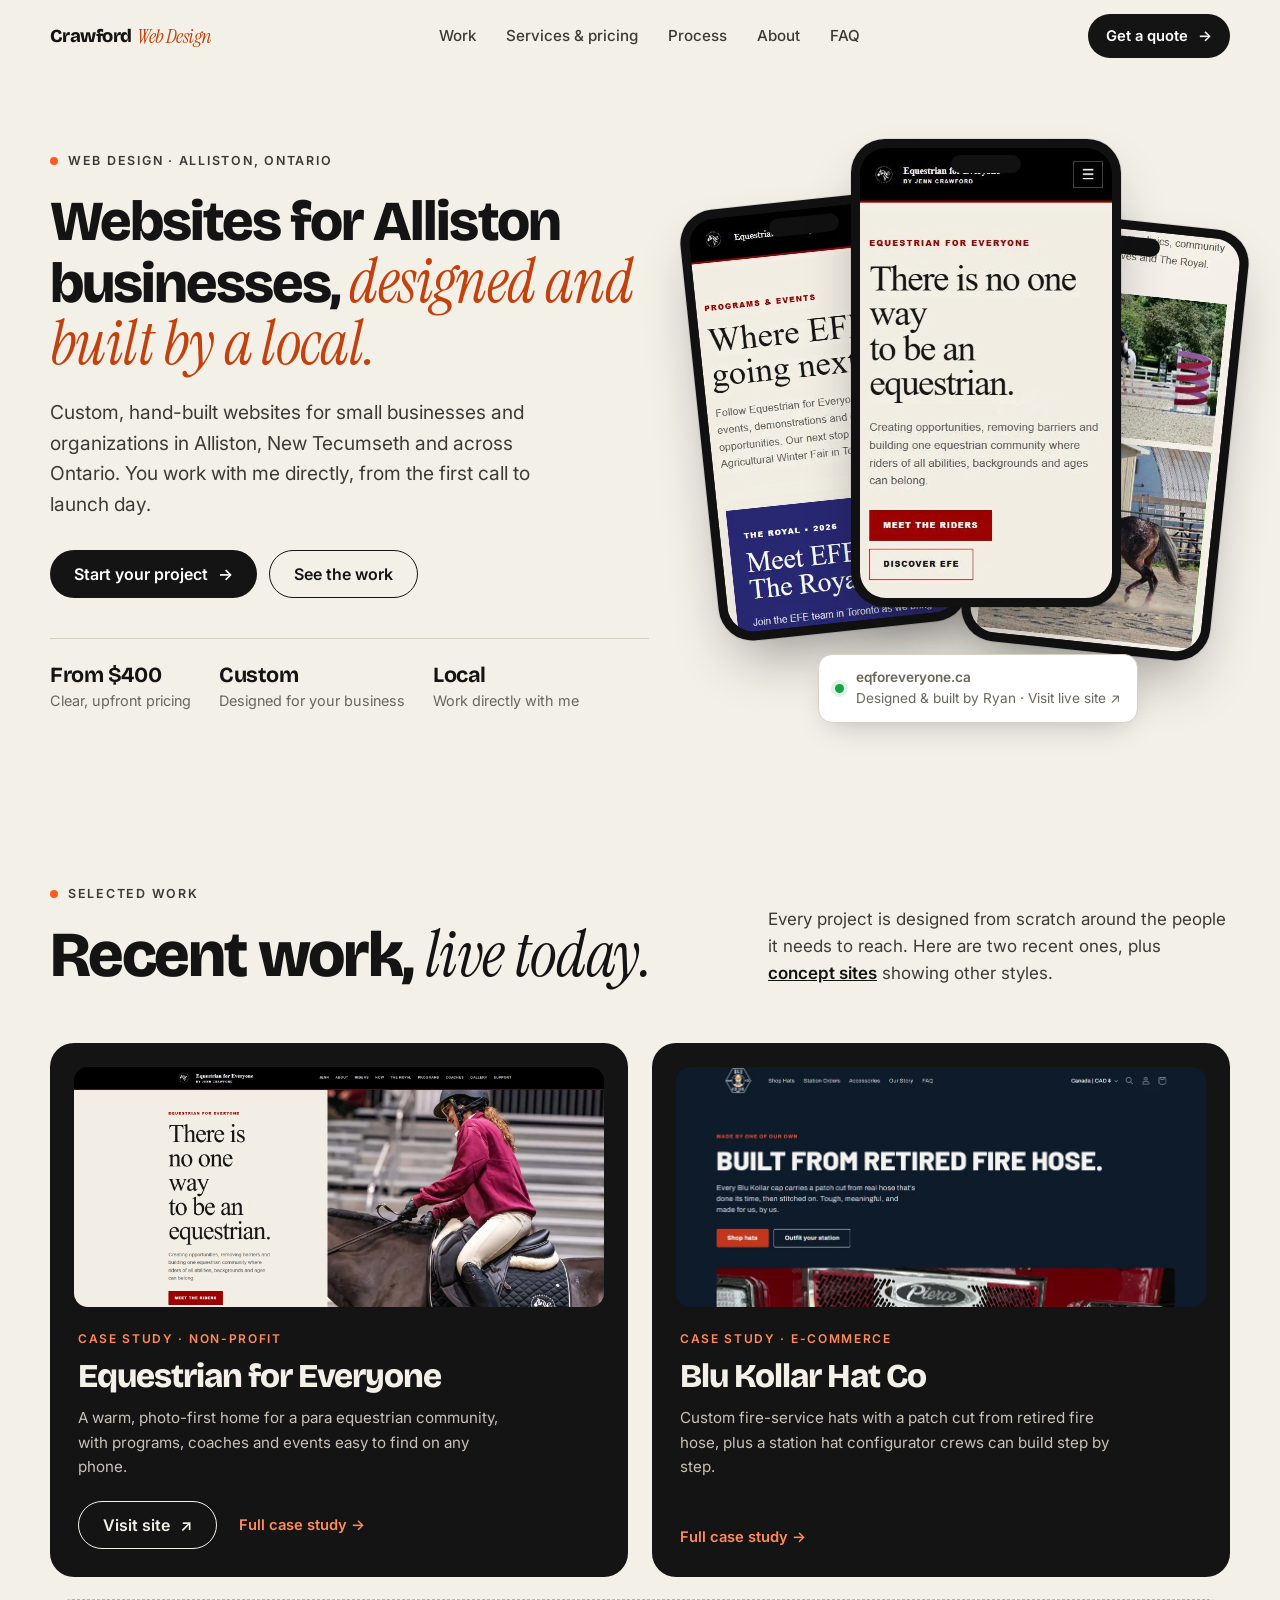
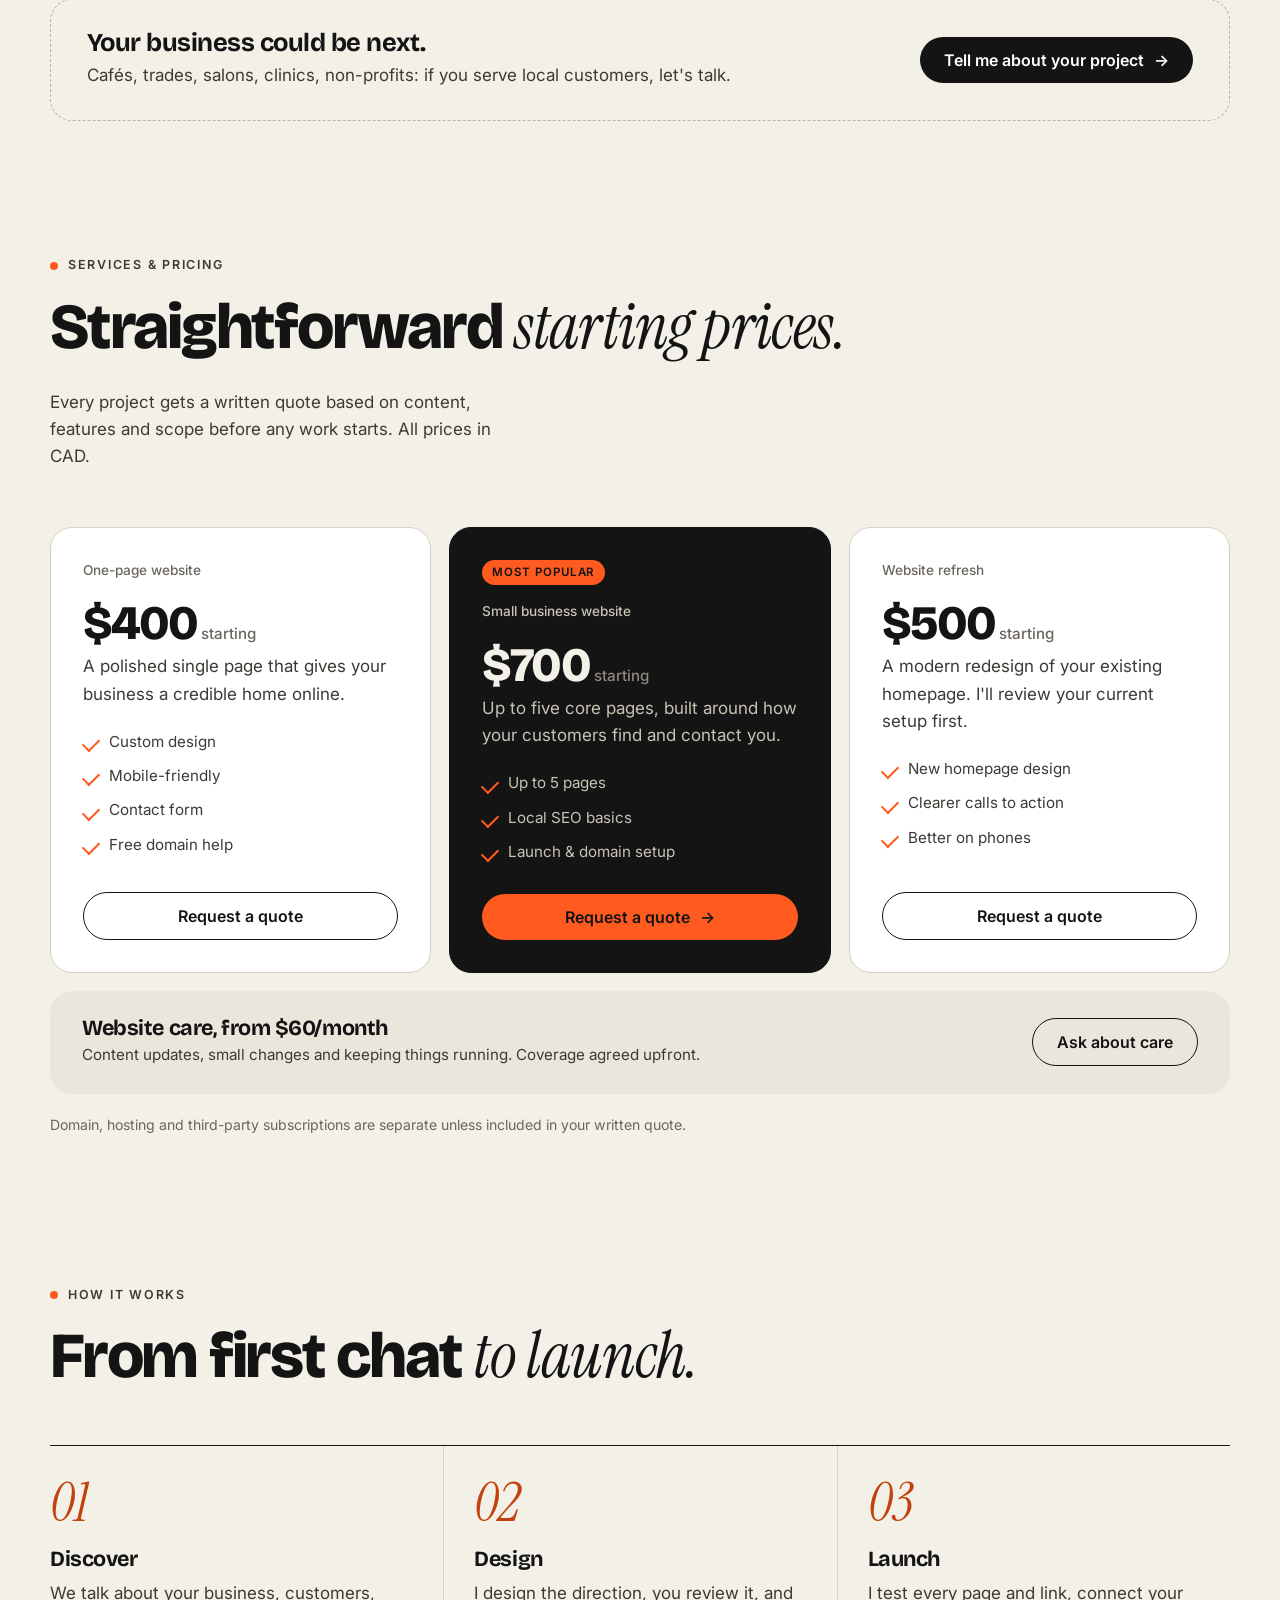
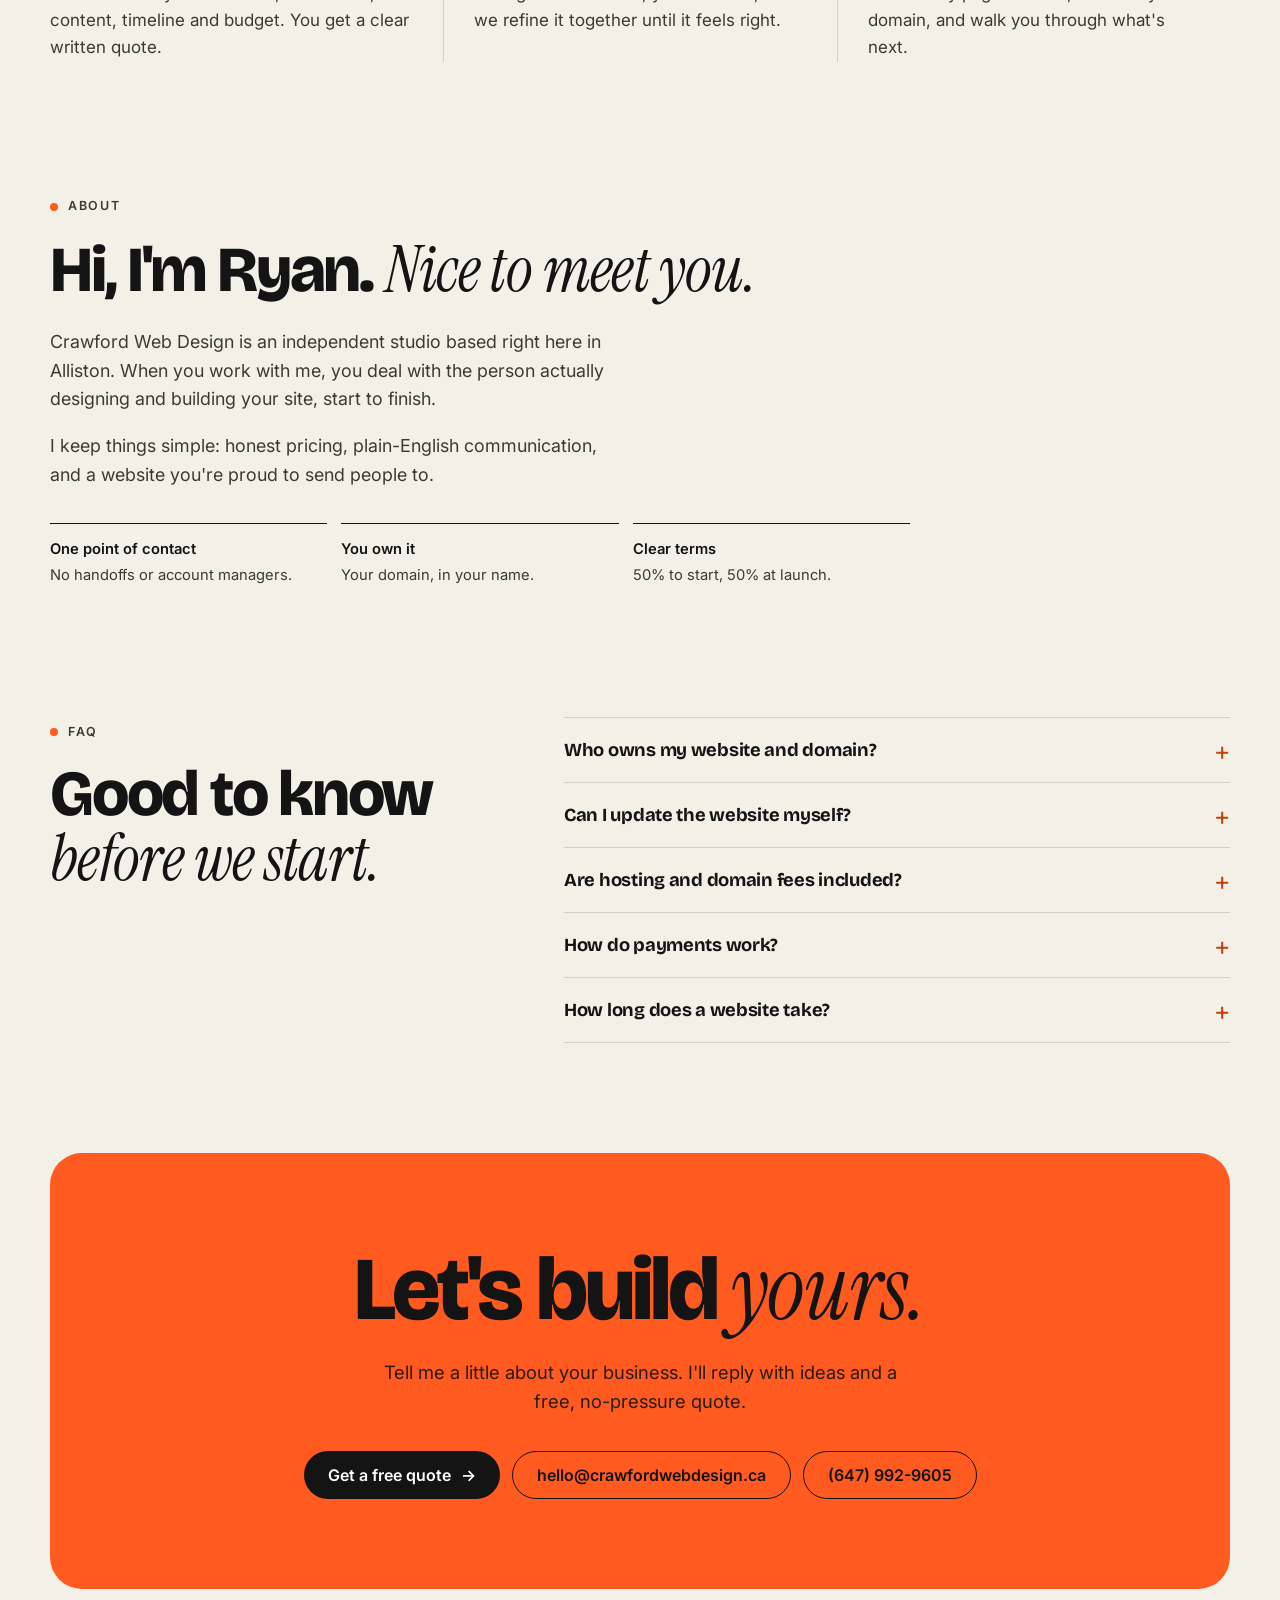
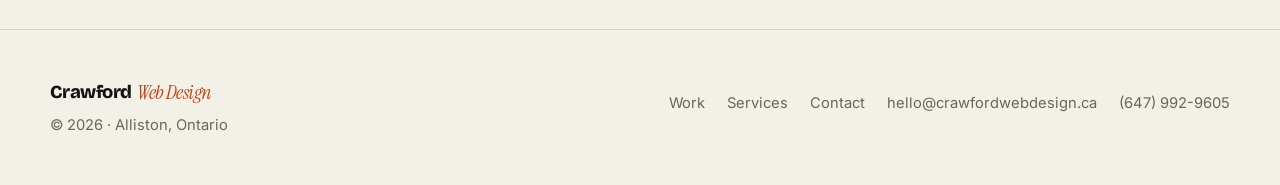
<file: index.html>
<!doctype html>
<html lang="en-CA">
<head>
<meta charset="utf-8">
<meta name="viewport" content="width=device-width,initial-scale=1">
<title>Small Business Website Design in Alliston | Crawford Web Design</title>
<meta name="description" content="Custom, hand-built websites for small businesses and organizations in Alliston, New Tecumseth and across Ontario. See recent work and starting prices.">
<link rel="canonical" href="https://crawfordwebdesign.ca/">
<meta name="robots" content="index,follow">
<meta name="theme-color" content="#f3f0e8">
<meta property="og:type" content="website">
<meta property="og:locale" content="en_CA">
<meta property="og:site_name" content="Crawford Web Design">
<meta property="og:title" content="Crawford Web Design | Websites for Ontario Small Businesses">
<meta property="og:description" content="Custom, hand-built websites for small businesses and organizations in Alliston, New Tecumseth and across Ontario. See recent work and starting prices.">
<meta property="og:url" content="https://crawfordwebdesign.ca/">
<meta property="og:image" content="https://crawfordwebdesign.ca/og-image.jpg">
<meta property="og:image:width" content="1200">
<meta property="og:image:height" content="630">
<meta property="og:image:alt" content="Crawford Web Design: websites for local businesses in Alliston, Ontario">
<meta name="twitter:card" content="summary_large_image">
<meta name="twitter:image" content="https://crawfordwebdesign.ca/og-image.jpg">
<link rel="icon" href="data:image/svg+xml,%3Csvg xmlns='http://www.w3.org/2000/svg' viewBox='0 0 64 64'%3E%3Crect width='64' height='64' rx='14' fill='%23141414'/%3E%3Ctext x='32' y='44' font-family='Georgia,serif' font-size='36' font-style='italic' fill='%23ff5a1f' text-anchor='middle'%3EC%3C/text%3E%3C/svg%3E">
<link rel="preconnect" href="https://fonts.googleapis.com">
<link rel="preconnect" href="https://fonts.gstatic.com" crossorigin>
<link href="https://fonts.googleapis.com/css2?family=Bricolage+Grotesque:opsz,wght@12..96,500;12..96,700;12..96,800&family=Instrument+Serif:ital@1&family=Inter:wght@400;500;600&display=swap" rel="stylesheet">
<script>document.documentElement.classList.add("js")</script>
<link rel="stylesheet" href="/styles.css">
<script type="application/ld+json">{"@context":"https://schema.org","@type":"ProfessionalService","name":"Crawford Web Design","url":"https://crawfordwebdesign.ca/","image":"https://crawfordwebdesign.ca/og-image.jpg","email":"hello@crawfordwebdesign.ca","telephone":"+1-647-992-9605","address":{"@type":"PostalAddress","addressLocality":"Alliston","addressRegion":"ON","addressCountry":"CA"},"areaServed":[{"@type":"Place","name":"Alliston, Ontario"},{"@type":"Place","name":"New Tecumseth, Ontario"},{"@type":"AdministrativeArea","name":"Ontario"}],"description":"Website design, redesign and updates for small businesses in Ontario.","priceRange":"CAD $400+"}</script>
</head>
<body>
<a class="skip" href="#main">Skip to content</a>

<header id="top">
  <div class="wrap nav">
    <a class="logo" href="/">Crawford <i>Web Design</i></a>
    <nav aria-label="Main" id="site-nav">
      <ul>
        <li><a href="/portfolio.html">Work</a></li>
        <li><a href="/services.html">Services &amp; pricing</a></li>
        <li><a href="/#process">Process</a></li>
        <li><a href="/#about">About</a></li>
        <li><a href="/#faq">FAQ</a></li>
        <li class="nav-cta-mobile"><a href="/contact.html">Get a quote →</a></li>
      </ul>
    </nav>
    <div class="nav-right">
      <a class="btn btn-dark nav-cta" href="/contact.html">Get a quote <span class="arrow">→</span></a>
      <button class="menu-btn" type="button" aria-expanded="false" aria-controls="site-nav" aria-label="Open menu"><span></span><span></span></button>
    </div>
  </div>
</header>

<main id="main">
  <!-- HERO: real work above the fold -->
  <section class="hero">
    <div class="wrap hero-grid">
      <div>
        <span class="eyebrow">Web design · Alliston, Ontario</span>
        <h1>Websites for Alliston businesses, <span class="serif">designed and built by a local.</span></h1>
        <p class="lead">Custom, hand-built websites for small businesses and organizations in Alliston, New Tecumseth and across Ontario. You work with me directly, from the first call to launch day.</p>
        <div class="actions">
          <a class="btn btn-dark" href="/contact.html">Start your project <span class="arrow">→</span></a>
          <a class="btn btn-line" href="/portfolio.html">See the work</a>
        </div>
        <div class="hero-meta">
          <div><b>From $400</b>Clear, upfront pricing</div>
          <div><b>Custom</b>Designed for your business</div>
          <div><b>Local</b>Work directly with me</div>
        </div>
      </div>

      <div class="phones" aria-label="Recent work: Equestrian for Everyone website on mobile">
        <div class="phone p1"><img src="work-efe-programs.webp" alt="Equestrian for Everyone programs and events page on a phone" width="390" height="676"></div>
        <div class="phone p2"><img src="work-efe-home.webp" alt="Equestrian for Everyone homepage on a phone" width="390" height="676" fetchpriority="high"></div>
        <div class="phone p3"><img src="work-efe-gallery.webp" alt="Equestrian for Everyone photo gallery page on a phone" width="390" height="676"></div>
        <a class="work-tag" href="https://eqforeveryone.ca/" target="_blank" rel="noopener">
          <span class="dot" aria-hidden="true"></span>
          <span><b>eqforeveryone.ca</b><span>Designed &amp; built by Ryan · Visit live site ↗</span></span>
        </a>
      </div>
    </div>
  </section>

  <!-- WORK -->
  <section class="sec" id="work">
    <div class="wrap">
      <div class="sec-head reveal">
        <div>
          <span class="eyebrow">Selected work</span>
          <h2 style="margin-top:16px">Recent work, <span class="serif">live today.</span></h2>
        </div>
        <p>Every project is designed from scratch around the people it needs to reach. Here are two recent ones, plus <a href="/portfolio.html#concepts">concept sites</a> showing other styles.</p>
      </div>

      <div class="work-pair">
        <article class="mini-case reveal">
          <div class="mini-img"><img src="efe-hero-sharp.webp" alt="Equestrian for Everyone homepage" width="1796" height="896" loading="lazy"></div>
          <div class="mini-body">
            <div class="kicker">Case study · Non-profit</div>
            <h3>Equestrian for Everyone</h3>
            <p>A warm, photo-first home for a para equestrian community, with programs, coaches and events easy to find on any phone.</p>
            <div class="mini-links">
              <a class="btn btn-line" href="https://eqforeveryone.ca/" target="_blank" rel="noopener">Visit site <span class="arrow">↗</span></a>
              <a class="mini-more" href="/portfolio.html">Full case study <span class="arrow">→</span></a>
            </div>
          </div>
        </article>

        <article class="mini-case reveal">
          <div class="mini-img"><img src="blu-kollar-home.webp" alt="Blu Kollar Hat Co homepage" width="1069" height="858" loading="lazy"></div>
          <div class="mini-body">
            <div class="kicker">Case study · E-commerce</div>
            <h3>Blu Kollar Hat Co</h3>
            <p>Custom fire-service hats with a patch cut from retired fire hose, plus a station hat configurator crews can build step by step.</p>
            <div class="mini-links">
              <a class="mini-more" href="/portfolio.html#blu-kollar">Full case study <span class="arrow">→</span></a>
            </div>
          </div>
        </article>
      </div>

      <div class="next-card reveal">
        <div>
          <h3>Your business could be next.</h3>
          <p>Cafés, trades, salons, clinics, non-profits: if you serve local customers, let's talk.</p>
        </div>
        <a class="btn btn-dark" href="/contact.html">Tell me about your project <span class="arrow">→</span></a>
      </div>
    </div>
  </section>

  <!-- PRICING -->
  <section class="sec" id="pricing" style="padding-top:20px">
    <div class="wrap">
      <div class="sec-head reveal">
        <div>
          <span class="eyebrow">Services &amp; pricing</span>
          <h2 style="margin-top:16px">Straightforward <span class="serif">starting prices.</span></h2>
        </div>
        <p>Every project gets a written quote based on content, features and scope before any work starts. All prices in CAD.</p>
      </div>

      <div class="price-grid">
        <div class="price reveal">
          <div class="label">One-page website</div>
          <div class="amount">$400<small> starting</small></div>
          <p style="margin:0;color:var(--ink-2)">A polished single page that gives your business a credible home online.</p>
          <ul><li>Custom design</li><li>Mobile-friendly</li><li>Contact form</li><li>Free domain help</li></ul>
          <a class="btn btn-line" href="/contact.html">Request a quote</a>
        </div>
        <div class="price featured reveal">
          <span class="badge">Most popular</span>
          <div class="label">Small business website</div>
          <div class="amount">$700<small style="color:#8f897d"> starting</small></div>
          <p style="margin:0;color:#c9c3b6">Up to five core pages, built around how your customers find and contact you.</p>
          <ul><li>Up to 5 pages</li><li>Local SEO basics</li><li>Launch &amp; domain setup</li></ul>
          <a class="btn" href="/contact.html">Request a quote <span class="arrow">→</span></a>
        </div>
        <div class="price reveal">
          <div class="label">Website refresh</div>
          <div class="amount">$500<small> starting</small></div>
          <p style="margin:0;color:var(--ink-2)">A modern redesign of your existing homepage. I'll review your current setup first.</p>
          <ul><li>New homepage design</li><li>Clearer calls to action</li><li>Better on phones</li></ul>
          <a class="btn btn-line" href="/contact.html">Request a quote</a>
        </div>
      </div>

      <div class="care reveal">
        <div>
          <h3>Website care, from $60/month</h3>
          <p>Content updates, small changes and keeping things running. Coverage agreed upfront.</p>
        </div>
        <a class="btn btn-line" href="/contact.html">Ask about care</a>
      </div>
      <p class="fine">Domain, hosting and third-party subscriptions are separate unless included in your written quote.</p>
    </div>
  </section>

  <!-- PROCESS -->
  <section class="sec" id="process" style="padding-top:20px">
    <div class="wrap">
      <div class="sec-head reveal">
        <div>
          <span class="eyebrow">How it works</span>
          <h2 style="margin-top:16px">From first chat <span class="serif">to launch.</span></h2>
        </div>
      </div>
      <div class="steps reveal">
        <div class="step"><div class="n">01</div><h3>Discover</h3><p>We talk about your business, customers, content, timeline and budget. You get a clear written quote.</p></div>
        <div class="step"><div class="n">02</div><h3>Design</h3><p>I design the direction, you review it, and we refine it together until it feels right.</p></div>
        <div class="step"><div class="n">03</div><h3>Launch</h3><p>I test every page and link, connect your domain, and walk you through what's next.</p></div>
      </div>
    </div>
  </section>

  <!-- ABOUT -->
  <section class="sec" id="about" style="padding-top:20px">
    <div class="wrap about no-photo">
      <!-- Photo removed for now. To add one back: <img class="portrait reveal" src="ryan.webp" alt="Ryan, designer at Crawford Web Design" width="800" height="1000" loading="lazy"> and remove the "no-photo" class below. -->
      <div class="reveal">
        <span class="eyebrow">About</span>
        <h2>Hi, I'm Ryan. <span class="serif">Nice to meet you.</span></h2>
        <p>Crawford Web Design is an independent studio based right here in Alliston. When you work with me, you deal with the person actually designing and building your site, start to finish.</p>
        <p>I keep things simple: honest pricing, plain-English communication, and a website you're proud to send people to.</p>
        <div class="promises">
          <div><b>One point of contact</b>No handoffs or account managers.</div>
          <div><b>You own it</b>Your domain, in your name.</div>
          <div><b>Clear terms</b>50% to start, 50% at launch.</div>
        </div>
      </div>
    </div>
  </section>

  <!-- FAQ -->
  <section class="sec" id="faq" style="padding-top:20px">
    <div class="wrap faq-grid">
      <div class="reveal">
        <span class="eyebrow">FAQ</span>
        <h2 style="margin-top:16px">Good to know <span class="serif">before we start.</span></h2>
      </div>
      <div class="reveal">
        <details><summary>Who owns my website and domain?</summary><p>Your domain should be registered in your name or your business account. Access details are covered in the project agreement.</p></details>
        <details><summary>Can I update the website myself?</summary><p>Yes, if it's built on an editable platform like WordPress or Shopify. Custom-coded sites may need code changes, so we can set up an update arrangement instead.</p></details>
        <details><summary>Are hosting and domain fees included?</summary><p>Not automatically. I'll explain any recurring costs before launch so there are no surprises.</p></details>
        <details><summary>How do payments work?</summary><p>50% deposit before work begins and 50% at completion. Interac e-Transfer is accepted, and terms are confirmed in writing.</p></details>
        <details><summary>How long does a website take?</summary><p>It depends on scope, revisions and how quickly content comes together. You'll get an estimated schedule with your quote.</p></details>
      </div>
    </div>
  </section>

  <!-- CTA -->
  <section class="wrap">
    <div class="cta reveal">
      <h2>Let's build <span class="serif">yours.</span></h2>
      <p>Tell me a little about your business. I'll reply with ideas and a free, no-pressure quote.</p>
      <div class="actions">
        <a class="btn btn-dark" href="/contact.html">Get a free quote <span class="arrow">→</span></a>
        <a class="btn btn-line" href="mailto:hello@crawfordwebdesign.ca">hello@crawfordwebdesign.ca</a>
        <a class="btn btn-line" href="tel:+16479929605">(647) 992-9605</a>
      </div>
    </div>
  </section>
</main>


<footer class="site-footer">
  <div class="wrap">
    <span><a class="logo" href="/">Crawford <i>Web Design</i></a><br>© <span id="year">2026</span> · Alliston, Ontario</span>
    <nav aria-label="Footer">
      <a href="/portfolio.html">Work</a>
      <a href="/services.html">Services</a>
      <a href="/contact.html">Contact</a>
      <a href="mailto:hello@crawfordwebdesign.ca">hello@crawfordwebdesign.ca</a>
      <a href="tel:+16479929605">(647) 992-9605</a>
    </nav>
  </div>
</footer>
<script src="/main.js" defer></script>
</body>
</html>
</file>
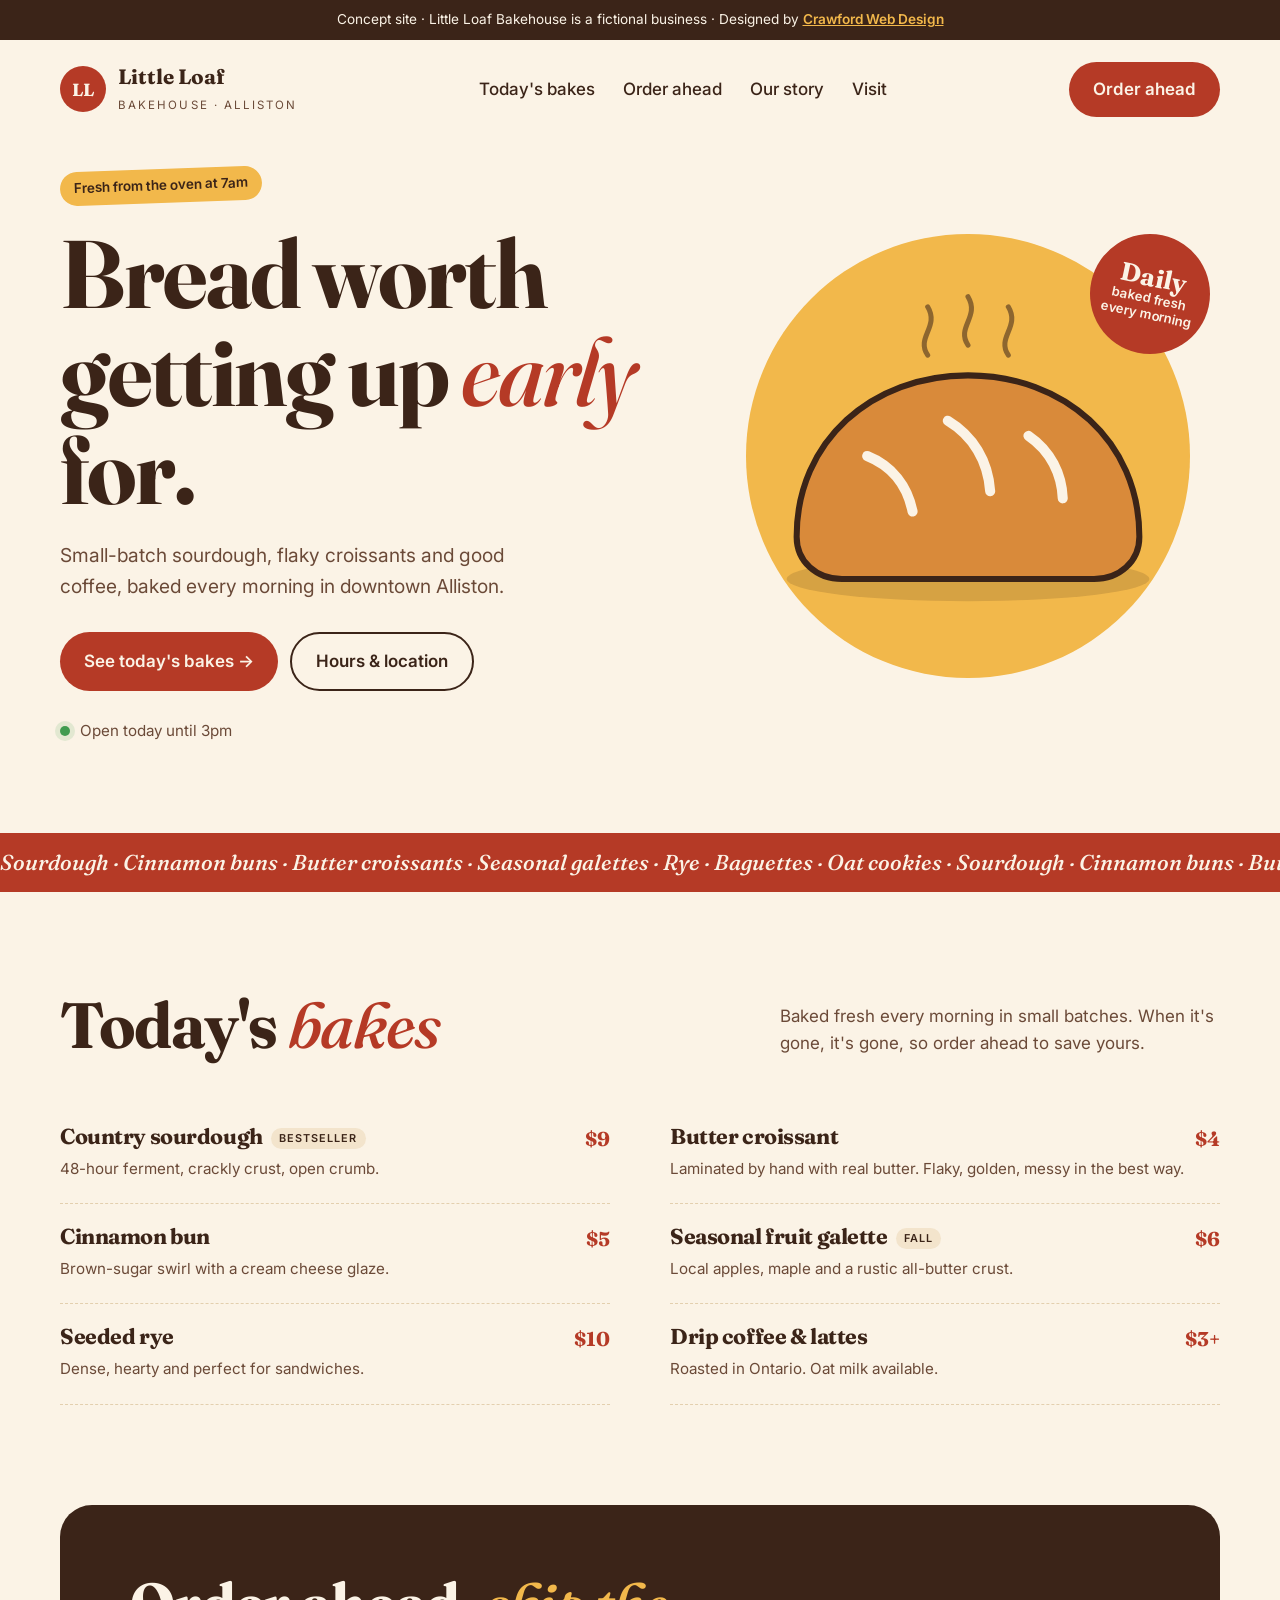
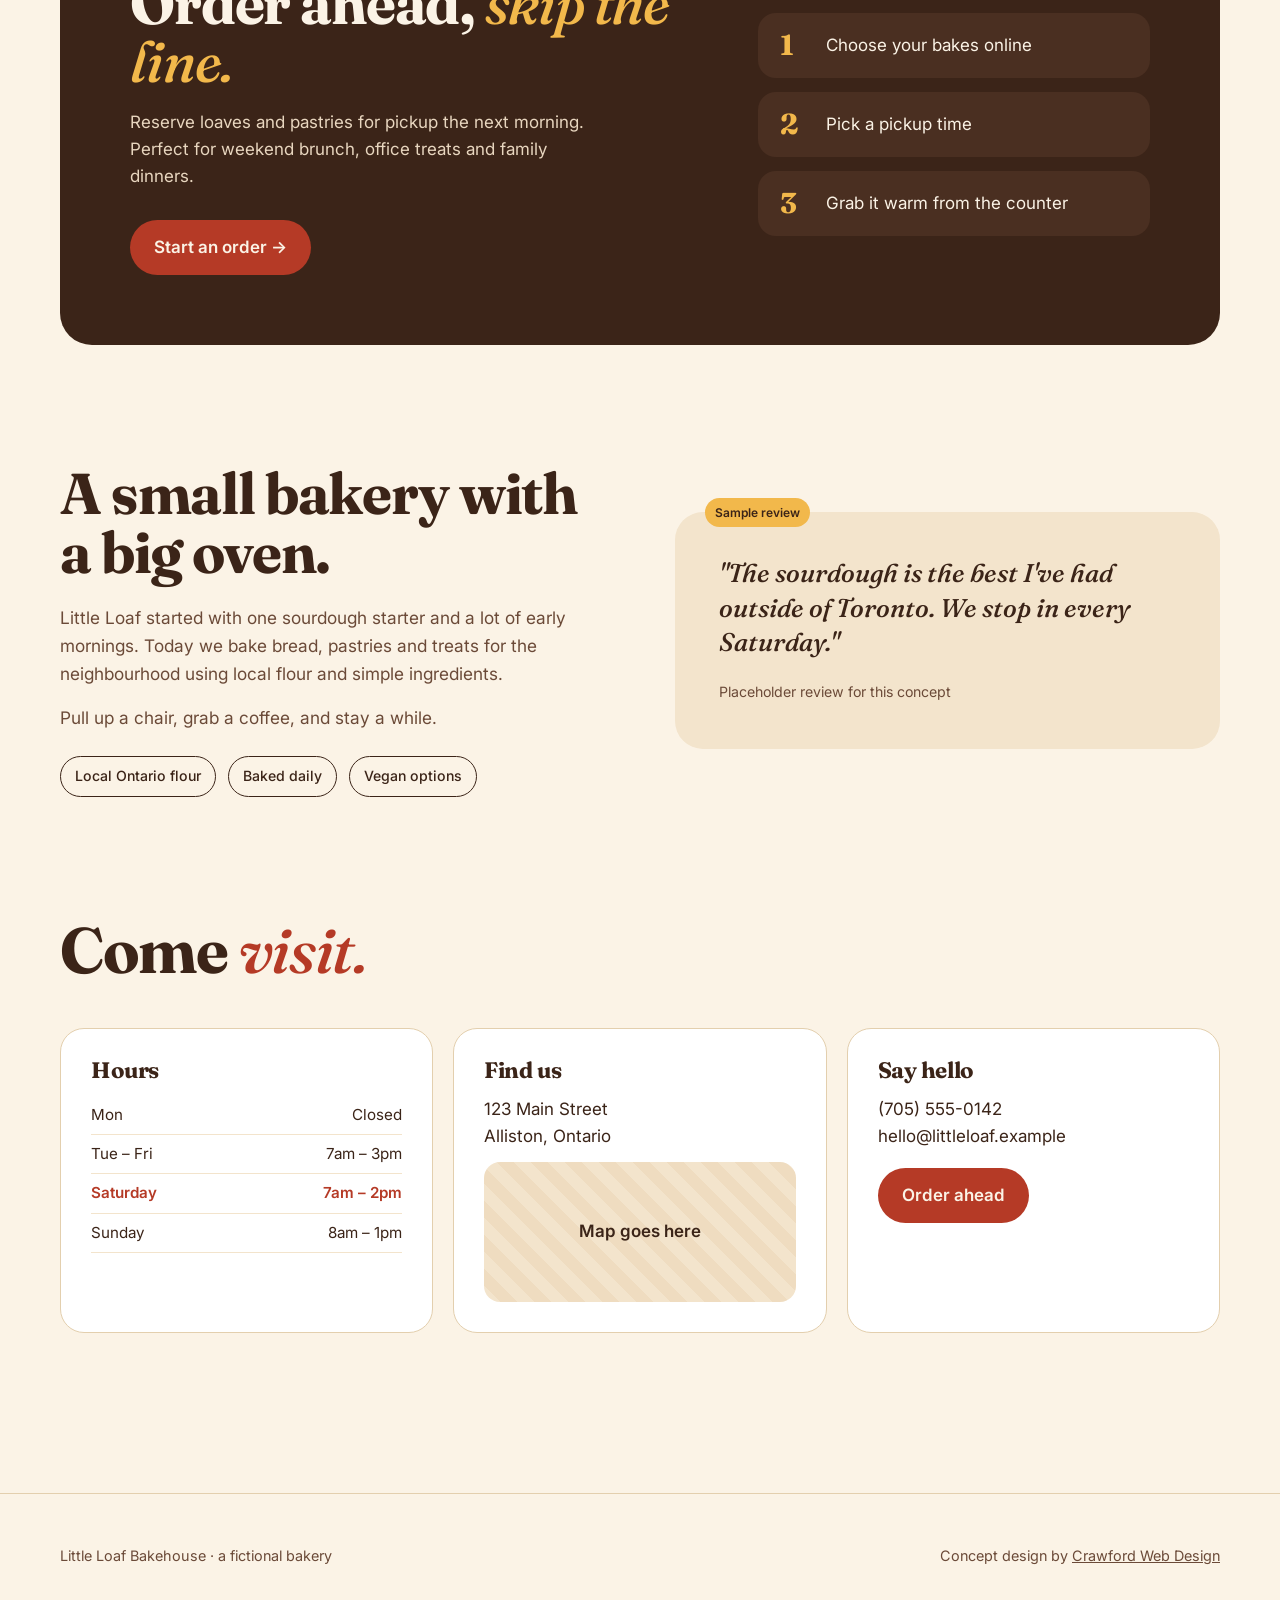
<file: concepts/little-loaf/index.html>
<!doctype html>
<html lang="en-CA">
<head>
<meta charset="utf-8">
<meta name="viewport" content="width=device-width,initial-scale=1">
<title>Little Loaf Bakehouse | Concept site by Crawford Web Design</title>
<meta name="description" content="A concept website for a fictional neighbourhood bakery, designed by Crawford Web Design in Alliston, Ontario.">
<meta name="robots" content="noindex,follow">
<link rel="canonical" href="https://crawfordwebdesign.ca/concepts/little-loaf/">
<link rel="icon" href="data:image/svg+xml,%3Csvg xmlns='http://www.w3.org/2000/svg' viewBox='0 0 64 64'%3E%3Crect width='64' height='64' rx='32' fill='%23c8442f'/%3E%3Ctext x='32' y='43' font-family='Georgia' font-size='30' fill='%23fbf3e6' text-anchor='middle'%3ELL%3C/text%3E%3C/svg%3E">
<link rel="preconnect" href="https://fonts.googleapis.com">
<link rel="preconnect" href="https://fonts.gstatic.com" crossorigin>
<link href="https://fonts.googleapis.com/css2?family=Fraunces:ital,opsz,wght@0,9..144,500;0,9..144,700;1,9..144,500&family=Inter:wght@400;500;600&display=swap" rel="stylesheet">
<style>
:root{--cream:#fbf3e6;--cream-2:#f3e4cc;--cocoa:#3b2418;--cocoa-2:#6b4a38;--tomato:#b53a26;--butter:#f2b84b;--line:#e3cfae}
*{box-sizing:border-box}html{scroll-behavior:smooth}
body{margin:0;background:var(--cream);color:var(--cocoa);font:17px/1.6 Inter,system-ui,sans-serif}
a{color:inherit}img,svg{display:block;max-width:100%}
.wrap{width:min(1160px,calc(100% - 40px));margin-inline:auto}
h1,h2,h3{font-family:Fraunces,Georgia,serif;font-weight:700;letter-spacing:-.02em;line-height:1.02;margin:0}
.concept{background:var(--cocoa);color:var(--cream);font-size:.85rem;text-align:center;padding:9px 16px}
.concept a{color:var(--butter);font-weight:600;display:inline-block;padding:12px 0;margin:-12px 0}
header{padding:22px 0}
.nav{display:flex;justify-content:space-between;align-items:center;gap:20px}
.brand{display:flex;align-items:center;gap:12px;text-decoration:none}
.brand .mark{width:46px;height:46px;border-radius:50%;background:var(--tomato);color:var(--cream);display:grid;place-items:center;font:700 1.1rem Fraunces,serif}
.brand b{font:700 1.3rem/1 Fraunces,serif}.brand small{display:block;font-size:.72rem;letter-spacing:.18em;text-transform:uppercase;color:var(--cocoa-2);margin-top:4px}
.nav ul{display:flex;gap:28px;list-style:none;margin:0;padding:0;font-weight:500}
.nav ul a{text-decoration:none}.nav ul a:hover{color:var(--tomato)}
.btn{display:inline-flex;align-items:center;gap:8px;padding:14px 24px;border-radius:999px;font-weight:600;text-decoration:none;transition:transform .15s}
.btn:hover{transform:translateY(-2px)}
.btn-red{background:var(--tomato);color:var(--cream)}
.btn-line{border:2px solid var(--cocoa)}

.hero{padding:40px 0 90px}
.hero-grid{display:grid;grid-template-columns:1.1fr .9fr;gap:40px;align-items:center}
.hero .kicker{display:inline-block;background:var(--butter);padding:6px 14px;border-radius:99px;font-weight:600;font-size:.85rem;rotate:-2deg}
.hero h1{font-size:clamp(3rem,7.5vw,6.4rem);margin:22px 0 22px}
.hero h1 em{font-style:italic;font-weight:500;color:var(--tomato)}
.hero p{font-size:1.2rem;color:var(--cocoa-2);max-width:40ch;margin:0 0 30px}
.hero .actions{display:flex;gap:12px;flex-wrap:wrap}
.open-now{margin-top:28px;display:flex;align-items:center;gap:10px;font-size:.95rem;color:var(--cocoa-2)}
.open-now i{width:10px;height:10px;border-radius:50%;background:#3f9b4f;box-shadow:0 0 0 5px #3f9b4f22}
.art{position:relative;aspect-ratio:1;max-width:520px;margin-left:auto;width:100%}
.art .sun{position:absolute;inset:6%;border-radius:50%;background:var(--butter)}
.art svg{position:absolute;inset:0;width:100%;height:100%}
.sticker{position:absolute;right:2%;top:6%;width:120px;height:120px;border-radius:50%;background:var(--tomato);color:var(--cream);display:grid;place-items:center;text-align:center;font:600 .82rem/1.2 Inter;rotate:12deg;padding:14px}
.sticker b{display:block;font:700 1.6rem/1 Fraunces,serif}

.strip{background:var(--tomato);color:var(--cream);overflow:hidden;white-space:nowrap;padding:16px 0;font:500 1.35rem Fraunces,serif;font-style:italic}
.strip span{display:inline-block;animation:slide 30s linear infinite}
@keyframes slide{to{transform:translateX(-50%)}}

section{padding:100px 0}
.head{display:flex;justify-content:space-between;align-items:end;gap:20px;flex-wrap:wrap;margin-bottom:46px}
.head h2{font-size:clamp(2.4rem,5vw,4rem)}
.head h2 em{font-style:italic;font-weight:500;color:var(--tomato)}
.head p{max-width:40ch;color:var(--cocoa-2);margin:0}
.menu{display:grid;grid-template-columns:repeat(2,1fr);gap:0 60px}
.item{display:grid;grid-template-columns:1fr auto;gap:6px 20px;padding:22px 0;border-bottom:1.5px dashed var(--line)}
.item h3{font-size:1.35rem}
.item .price{font:700 1.25rem Fraunces,serif;color:var(--tomato)}
.item p{grid-column:1/-1;margin:0;color:var(--cocoa-2);font-size:.95rem}
.tag{display:inline-block;margin-left:8px;font:600 .68rem/1 Inter;letter-spacing:.1em;text-transform:uppercase;background:var(--cream-2);padding:5px 8px;border-radius:99px;vertical-align:middle;color:var(--cocoa)}

.order{background:var(--cocoa);color:var(--cream);border-radius:32px;padding:70px;display:grid;grid-template-columns:1.2fr .8fr;gap:40px;align-items:center}
.order h2{font-size:clamp(2.2rem,4.5vw,3.6rem)}
.order h2 em{color:var(--butter);font-style:italic;font-weight:500}
.order p{color:#e8d6bf;max-width:44ch}
.steps{display:grid;gap:14px}
.steps div{background:#4a2f21;border-radius:18px;padding:18px 22px;display:flex;gap:16px;align-items:center}
.steps b{font:700 1.8rem/1 Fraunces,serif;color:var(--butter);min-width:30px}

.about{display:grid;grid-template-columns:1fr 1fr;gap:70px;align-items:center}
.about h2{font-size:clamp(2.2rem,4.5vw,3.6rem);margin-bottom:22px}
.about p{color:var(--cocoa-2);font-size:1.08rem}
.badges{display:flex;gap:12px;flex-wrap:wrap;margin-top:24px}
.badges span{border:1.5px solid var(--cocoa);border-radius:99px;padding:8px 14px;font-size:.88rem;font-weight:500}
.quote{background:var(--cream-2);border-radius:28px;padding:44px;position:relative}
.quote p{font:500 1.6rem/1.35 Fraunces,serif;font-style:italic;color:var(--cocoa);margin:0 0 18px}
.quote small{color:var(--cocoa-2)}
.quote .note{position:absolute;top:-14px;left:30px;background:var(--butter);font-size:.75rem;font-weight:600;padding:5px 10px;border-radius:99px}

.visit{display:grid;grid-template-columns:1fr 1fr 1fr;gap:20px}
.card{background:#fff;border:1.5px solid var(--line);border-radius:24px;padding:30px}
.card h3{font-size:1.4rem;margin-bottom:14px}
.hours{list-style:none;margin:0;padding:0;font-size:.95rem}
.hours li{display:flex;justify-content:space-between;padding:7px 0;border-bottom:1px solid var(--cream-2)}
.hours li.today{font-weight:600;color:var(--tomato)}
.map{background:repeating-linear-gradient(45deg,var(--cream-2) 0 12px,#efdcc0 12px 24px);border-radius:16px;height:140px;display:grid;place-items:center;margin-top:12px;font-weight:600}
footer{padding:50px 0;border-top:1.5px solid var(--line);margin-top:60px;font-size:.9rem;color:var(--cocoa-2)}
footer .wrap{display:flex;justify-content:space-between;gap:20px;flex-wrap:wrap}

@media (max-width:900px){
  .hero-grid,.order,.about,.visit{grid-template-columns:1fr}
  .art{max-width:380px;margin:0 auto}
  .menu{grid-template-columns:1fr}
  .order{padding:40px 26px;border-radius:24px}
  .nav{flex-wrap:wrap}
  .nav nav{order:3;width:100%}
  .nav ul{overflow-x:auto;gap:8px;padding-bottom:4px;scrollbar-width:none}
  .nav ul a{display:inline-flex;align-items:center;min-height:44px;padding:0 16px;border:1.5px solid var(--line);border-radius:99px;white-space:nowrap;background:#fff}
  section{padding:70px 0}
}
@media (max-width:480px){.nav > .btn{display:none}.sticker{width:96px;height:96px;font-size:.7rem}.sticker b{font-size:1.3rem}.nav .btn{padding:11px 16px;font-size:.9rem}}
@media (prefers-reduced-motion:reduce){.strip span{animation:none}}
</style>
</head>
<body>
<div class="concept">Concept site · Little Loaf Bakehouse is a fictional business · Designed by <a href="/" target="_top">Crawford Web Design</a></div>

<header>
  <div class="wrap nav">
    <a class="brand" href="#"><span class="mark">LL</span><span><b>Little Loaf</b><small>Bakehouse · Alliston</small></span></a>
    <nav aria-label="Main"><ul><li><a href="#menu">Today's bakes</a></li><li><a href="#order">Order ahead</a></li><li><a href="#about">Our story</a></li><li><a href="#visit">Visit</a></li></ul></nav>
    <a class="btn btn-red" href="#order">Order ahead</a>
  </div>
</header>

<main>
  <section class="hero" style="padding-top:30px">
    <div class="wrap hero-grid">
      <div>
        <span class="kicker">Fresh from the oven at 7am</span>
        <h1>Bread worth getting up <em>early</em> for.</h1>
        <p>Small-batch sourdough, flaky croissants and good coffee, baked every morning in downtown Alliston.</p>
        <div class="actions">
          <a class="btn btn-red" href="#menu">See today's bakes →</a>
          <a class="btn btn-line" href="#visit">Hours &amp; location</a>
        </div>
        <div class="open-now"><i></i>Open today until 3pm</div>
      </div>
      <div class="art" aria-hidden="true">
        <div class="sun"></div>
        <svg viewBox="0 0 500 500">
          <!-- loaf -->
          <ellipse cx="250" cy="372" rx="180" ry="22" fill="#3b2418" opacity=".15"/>
          <path d="M80 330c0-95 75-160 170-160s170 65 170 160c0 25-20 42-45 42H125c-25 0-45-17-45-42z" fill="#d98a3a"/>
          <path d="M80 330c0-95 75-160 170-160s170 65 170 160c0 25-20 42-45 42H125c-25 0-45-17-45-42z" fill="none" stroke="#3b2418" stroke-width="6"/>
          <path d="M150 250c25 10 40 30 45 55M230 215c25 15 40 40 42 70M310 230c22 15 33 38 34 62" fill="none" stroke="#fbf3e6" stroke-width="10" stroke-linecap="round"/>
          <!-- steam -->
          <path d="M210 150c-12-18 12-28 0-48M250 140c-12-18 12-28 0-48M290 150c-12-18 12-28 0-48" fill="none" stroke="#3b2418" stroke-width="5" stroke-linecap="round" opacity=".55"/>
        </svg>
        <div class="sticker"><span><b>Daily</b>baked fresh every morning</span></div>
      </div>
    </div>
  </section>

  <div class="strip" aria-hidden="true"><span>Sourdough · Cinnamon buns · Butter croissants · Seasonal galettes · Rye · Baguettes · Oat cookies · Sourdough · Cinnamon buns · Butter croissants · Seasonal galettes · Rye · Baguettes · Oat cookies ·&nbsp;</span></div>

  <section id="menu">
    <div class="wrap">
      <div class="head">
        <h2>Today's <em>bakes</em></h2>
        <p>Baked fresh every morning in small batches. When it's gone, it's gone, so order ahead to save yours.</p>
      </div>
      <div class="menu">
        <div class="item"><h3>Country sourdough<span class="tag">Bestseller</span></h3><span class="price">$9</span><p>48-hour ferment, crackly crust, open crumb.</p></div>
        <div class="item"><h3>Butter croissant</h3><span class="price">$4</span><p>Laminated by hand with real butter. Flaky, golden, messy in the best way.</p></div>
        <div class="item"><h3>Cinnamon bun</h3><span class="price">$5</span><p>Brown-sugar swirl with a cream cheese glaze.</p></div>
        <div class="item"><h3>Seasonal fruit galette<span class="tag">Fall</span></h3><span class="price">$6</span><p>Local apples, maple and a rustic all-butter crust.</p></div>
        <div class="item"><h3>Seeded rye</h3><span class="price">$10</span><p>Dense, hearty and perfect for sandwiches.</p></div>
        <div class="item"><h3>Drip coffee &amp; lattes</h3><span class="price">$3+</span><p>Roasted in Ontario. Oat milk available.</p></div>
      </div>
    </div>
  </section>

  <section id="order" style="padding-top:0">
    <div class="wrap">
      <div class="order">
        <div>
          <h2>Order ahead, <em>skip the line.</em></h2>
          <p>Reserve loaves and pastries for pickup the next morning. Perfect for weekend brunch, office treats and family dinners.</p>
          <a class="btn btn-red" href="#order" style="margin-top:12px">Start an order →</a>
        </div>
        <div class="steps">
          <div><b>1</b>Choose your bakes online</div>
          <div><b>2</b>Pick a pickup time</div>
          <div><b>3</b>Grab it warm from the counter</div>
        </div>
      </div>
    </div>
  </section>

  <section id="about" style="padding-top:20px">
    <div class="wrap about">
      <div>
        <h2>A small bakery with a big oven.</h2>
        <p>Little Loaf started with one sourdough starter and a lot of early mornings. Today we bake bread, pastries and treats for the neighbourhood using local flour and simple ingredients.</p>
        <p>Pull up a chair, grab a coffee, and stay a while.</p>
        <div class="badges"><span>Local Ontario flour</span><span>Baked daily</span><span>Vegan options</span></div>
      </div>
      <div class="quote">
        <span class="note">Sample review</span>
        <p>"The sourdough is the best I've had outside of Toronto. We stop in every Saturday."</p>
        <small>Placeholder review for this concept</small>
      </div>
    </div>
  </section>

  <section id="visit" style="padding-top:20px">
    <div class="wrap">
      <div class="head"><h2>Come <em>visit.</em></h2></div>
      <div class="visit">
        <div class="card">
          <h3>Hours</h3>
          <ul class="hours">
            <li><span>Mon</span><span>Closed</span></li>
            <li><span>Tue – Fri</span><span>7am – 3pm</span></li>
            <li class="today"><span>Saturday</span><span>7am – 2pm</span></li>
            <li><span>Sunday</span><span>8am – 1pm</span></li>
          </ul>
        </div>
        <div class="card">
          <h3>Find us</h3>
          <p style="margin:0">123 Main Street<br>Alliston, Ontario</p>
          <div class="map">Map goes here</div>
        </div>
        <div class="card">
          <h3>Say hello</h3>
          <p style="margin:0 0 18px">(705) 555-0142<br>hello@littleloaf.example</p>
          <a class="btn btn-red" href="#order">Order ahead</a>
        </div>
      </div>
    </div>
  </section>
</main>

<footer>
  <div class="wrap">
    <span>Little Loaf Bakehouse · a fictional bakery</span>
    <span>Concept design by <a href="/" target="_top">Crawford Web Design</a></span>
  </div>
</footer>
</body>
</html>
</file>
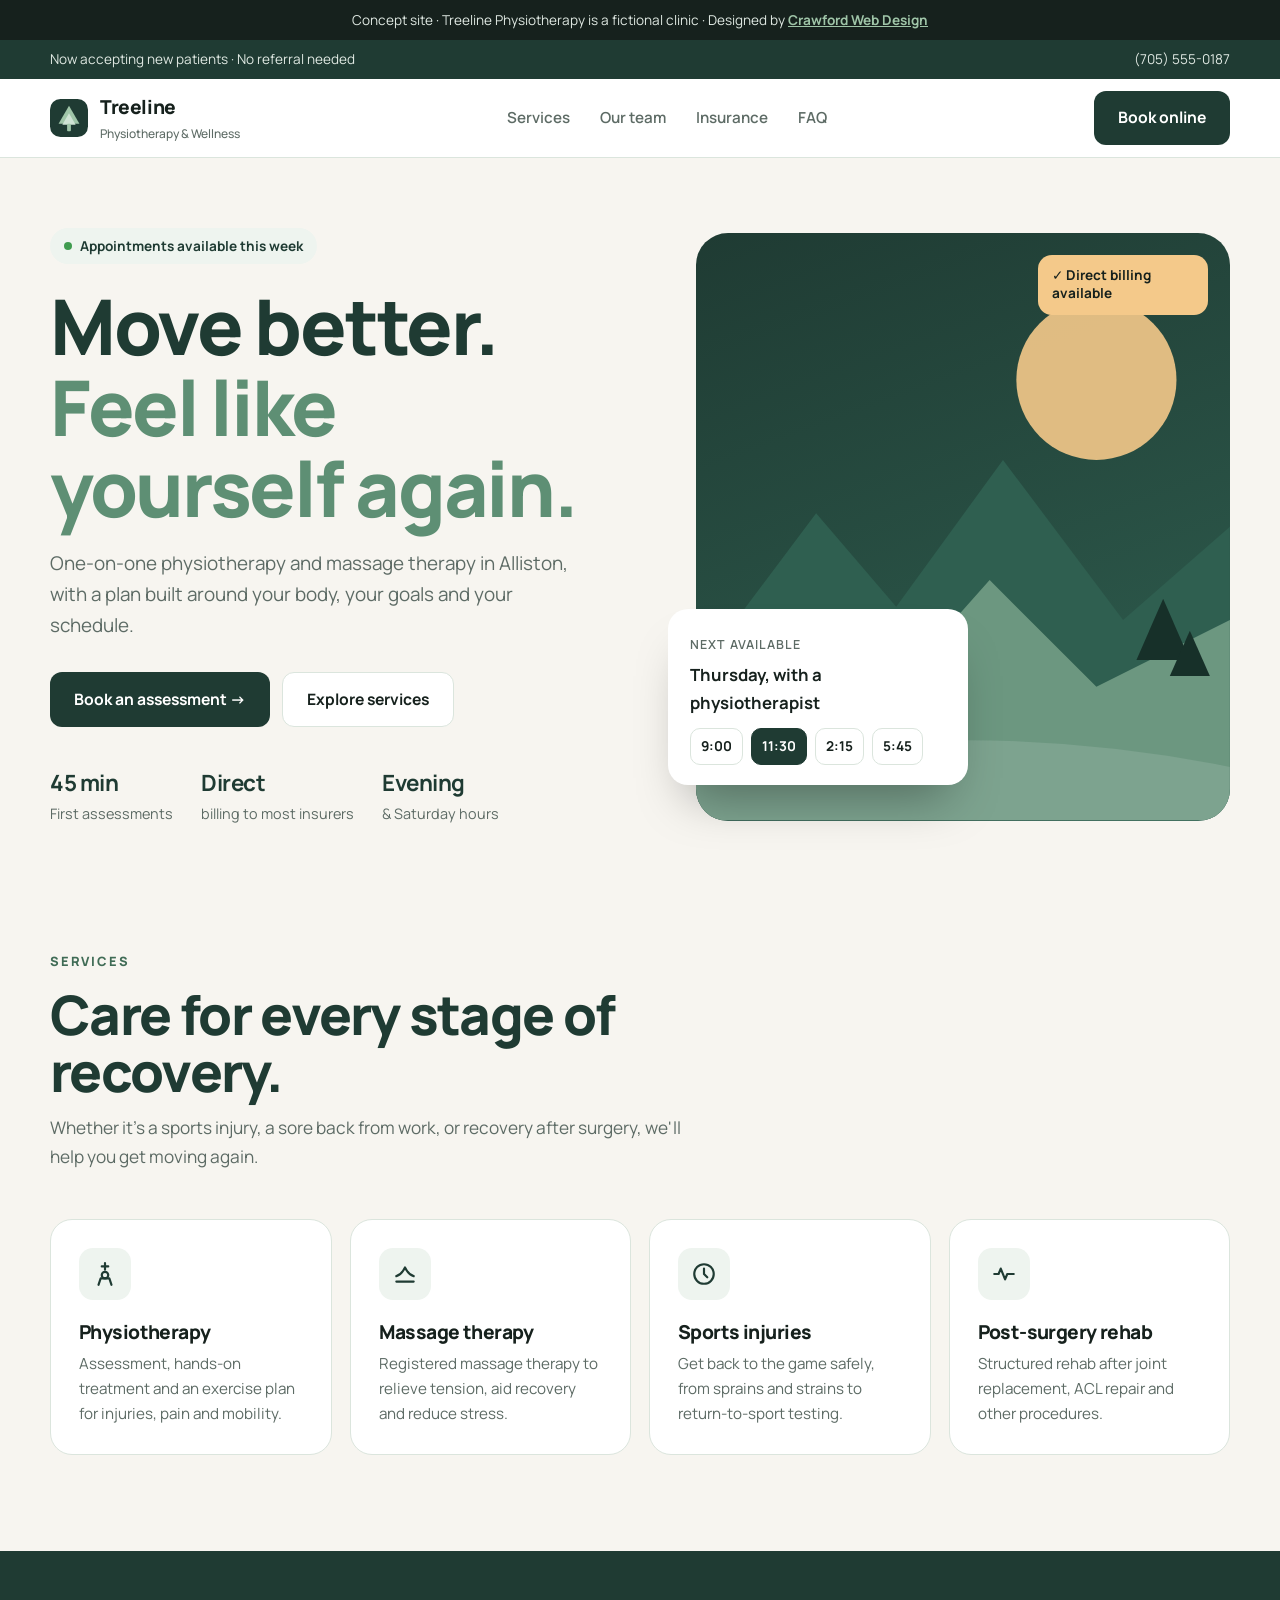
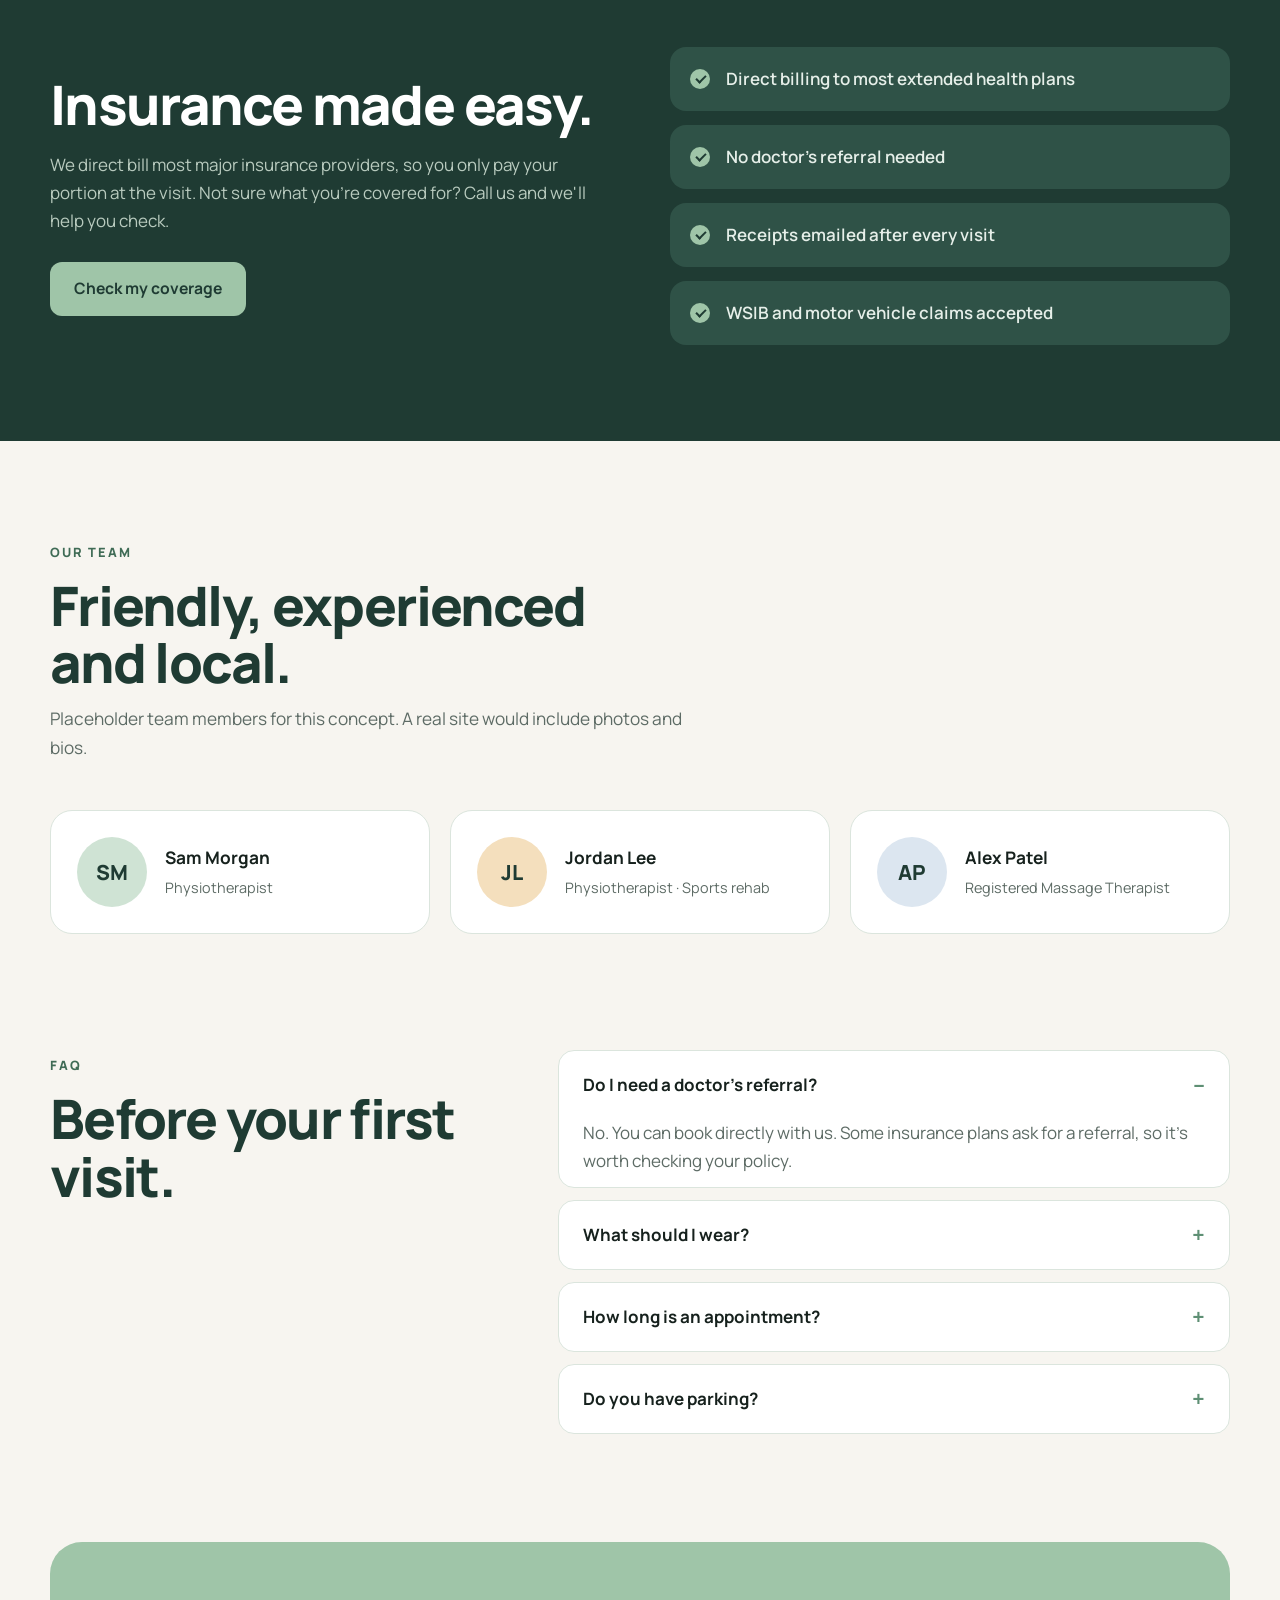
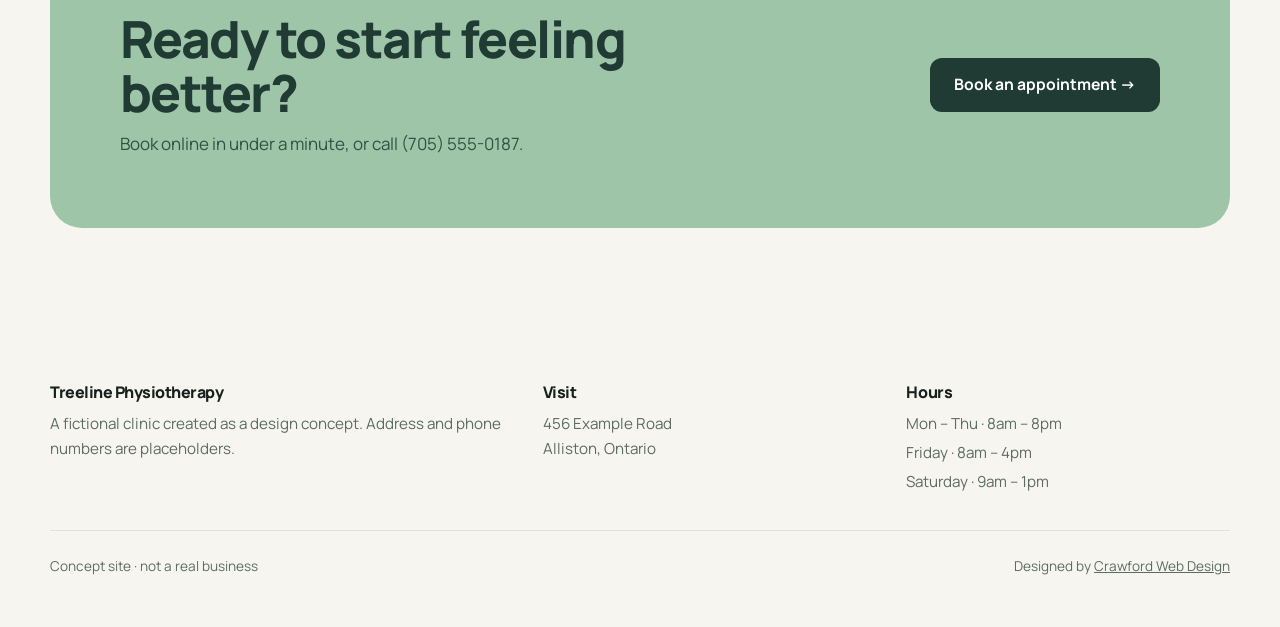
<file: concepts/treeline-physio/index.html>
<!doctype html>
<html lang="en-CA">
<head>
<meta charset="utf-8">
<meta name="viewport" content="width=device-width,initial-scale=1">
<title>Treeline Physiotherapy | Concept site by Crawford Web Design</title>
<meta name="description" content="A concept website for a fictional physiotherapy clinic, designed by Crawford Web Design in Alliston, Ontario.">
<meta name="robots" content="noindex,follow">
<link rel="canonical" href="https://crawfordwebdesign.ca/concepts/treeline-physio/">
<link rel="icon" href="data:image/svg+xml,%3Csvg xmlns='http://www.w3.org/2000/svg' viewBox='0 0 64 64'%3E%3Crect width='64' height='64' rx='16' fill='%231f3b33'/%3E%3Cpath d='M32 12 L48 40 H16 Z' fill='%239fc5a8'/%3E%3Crect x='29' y='40' width='6' height='12' fill='%239fc5a8'/%3E%3C/svg%3E">
<link rel="preconnect" href="https://fonts.googleapis.com">
<link rel="preconnect" href="https://fonts.gstatic.com" crossorigin>
<link href="https://fonts.googleapis.com/css2?family=Manrope:wght@400;500;600;700;800&display=swap" rel="stylesheet">
<style>
:root{--pine:#1f3b33;--pine-2:#2f5247;--sage:#9fc5a8;--mist:#eef4ef;--sand:#f7f5f0;--ink:#16211d;--muted:#5d6b65;--line:#dbe5dd;--sun:#f4c98a}
*{box-sizing:border-box}html{scroll-behavior:smooth}
body{margin:0;background:var(--sand);color:var(--ink);font:17px/1.65 Manrope,system-ui,sans-serif}
a{color:inherit}
.wrap{width:min(1180px,calc(100% - 40px));margin-inline:auto}
h1,h2,h3{font-weight:800;letter-spacing:-.03em;line-height:1.05;margin:0}
.concept{background:var(--ink);color:#dfe8e2;font-size:.85rem;text-align:center;padding:9px 16px}
.concept a{color:var(--sage);font-weight:700;display:inline-block;padding:12px 0;margin:-12px 0}
.topbar{background:var(--pine);color:#dfe8e2;font-size:.85rem}
.topbar .wrap{display:flex;justify-content:space-between;gap:16px;padding:8px 0;flex-wrap:wrap}
header{background:#fff;border-bottom:1px solid var(--line);position:sticky;top:0;z-index:5}
.nav{display:flex;justify-content:space-between;align-items:center;height:78px;gap:20px}
.brand{display:flex;align-items:center;gap:12px;text-decoration:none;font-weight:800;font-size:1.2rem;letter-spacing:-.02em}
.brand svg{width:38px;height:38px}
.brand small{display:block;font-weight:500;font-size:.75rem;color:var(--muted);letter-spacing:0}
.nav ul{display:flex;gap:30px;list-style:none;margin:0;padding:0;font-weight:600;font-size:.95rem}
.nav ul a{text-decoration:none;color:var(--muted)}.nav ul a:hover{color:var(--pine)}
.btn{display:inline-flex;align-items:center;gap:8px;padding:14px 24px;border-radius:12px;font-weight:700;text-decoration:none;font-size:.98rem;transition:background .15s,transform .15s}
.btn-pine{background:var(--pine);color:#fff}.btn-pine:hover{background:var(--pine-2)}
.btn-sage{background:var(--sage);color:var(--pine)}
.btn-ghost{border:1.5px solid var(--line);background:#fff}

.hero{padding:70px 0 80px}
.hero-grid{display:grid;grid-template-columns:1.05fr .95fr;gap:56px;align-items:center}
.pill{display:inline-flex;align-items:center;gap:8px;background:var(--mist);color:var(--pine);border-radius:99px;padding:7px 14px;font-weight:700;font-size:.85rem}
.pill i{width:8px;height:8px;border-radius:50%;background:#3f9b4f}
.hero h1{font-size:clamp(2.8rem,6vw,5rem);margin:22px 0 20px;color:var(--pine)}
.hero h1 span{color:#5e8f74}
.hero p{font-size:1.18rem;color:var(--muted);max-width:44ch;margin:0 0 30px}
.hero .actions{display:flex;gap:12px;flex-wrap:wrap}
.trust{display:flex;gap:28px;margin-top:38px;flex-wrap:wrap;font-size:.9rem;color:var(--muted)}
.trust b{display:block;font-size:1.4rem;color:var(--pine);letter-spacing:-.02em}
.visual{position:relative;aspect-ratio:4/4.4}
.scene{position:absolute;inset:0;border-radius:32px;background:linear-gradient(160deg,var(--pine),#2f5f50);overflow:hidden}
.scene svg{position:absolute;inset:0;width:100%;height:100%}
.book-card{position:absolute;left:-28px;bottom:36px;background:#fff;border-radius:20px;padding:20px 22px;box-shadow:0 30px 50px -20px rgba(0,0,0,.35);width:300px}
.book-card small{color:var(--muted);font-weight:600;font-size:.78rem;text-transform:uppercase;letter-spacing:.08em}
.book-card b{display:block;font-size:1.05rem;margin:4px 0 12px}
.slots{display:flex;gap:8px;flex-wrap:wrap}
.slots span{border:1.5px solid var(--line);border-radius:10px;padding:6px 10px;font-weight:700;font-size:.85rem}
.slots span.on{background:var(--pine);color:#fff;border-color:var(--pine)}
.billing{position:absolute;right:22px;top:22px;background:var(--sun);color:var(--ink);border-radius:14px;padding:12px 14px;font-weight:700;font-size:.85rem;max-width:170px;line-height:1.3}

section{padding:96px 0}
.head{max-width:640px;margin-bottom:48px}
.head .eyebrow{color:#3f6b55;font-weight:800;font-size:.8rem;letter-spacing:.14em;text-transform:uppercase}
.head h2{font-size:clamp(2.2rem,4.5vw,3.4rem);color:var(--pine);margin:12px 0 14px}
.head p{color:var(--muted);margin:0;font-size:1.08rem}
.services{display:grid;grid-template-columns:repeat(4,1fr);gap:18px}
.svc{background:#fff;border:1px solid var(--line);border-radius:22px;padding:28px;transition:transform .2s,box-shadow .2s}
.svc:hover{transform:translateY(-4px);box-shadow:0 20px 40px -24px rgba(31,59,51,.4)}
.svc .ic{width:52px;height:52px;border-radius:14px;background:var(--mist);display:grid;place-items:center;margin-bottom:22px}
.svc .ic svg{width:26px;height:26px;stroke:var(--pine);fill:none;stroke-width:2;stroke-linecap:round;stroke-linejoin:round}
.svc h3{font-size:1.2rem;margin-bottom:8px}
.svc p{color:var(--muted);font-size:.95rem;margin:0}

.band{background:var(--pine);color:#e6efe9}
.band .grid{display:grid;grid-template-columns:1fr 1fr;gap:60px;align-items:center}
.band h2{font-size:clamp(2.2rem,4.5vw,3.4rem);color:#fff}
.band p{color:#b9cbbf}
.checks{list-style:none;padding:0;margin:0;display:grid;gap:14px}
.checks li{background:var(--pine-2);border-radius:16px;padding:18px 20px 18px 56px;position:relative;font-weight:600}
.checks li::before{content:"";position:absolute;left:20px;top:50%;width:20px;height:20px;margin-top:-10px;border-radius:50%;background:var(--sage)}
.checks li::after{content:"";position:absolute;left:26px;top:50%;width:8px;height:4px;margin-top:-4px;border-left:2px solid var(--pine);border-bottom:2px solid var(--pine);rotate:-45deg}

.team{display:grid;grid-template-columns:repeat(3,1fr);gap:20px}
.person{background:#fff;border:1px solid var(--line);border-radius:22px;padding:26px;display:flex;gap:18px;align-items:center}
.avatar{width:70px;height:70px;border-radius:50%;display:grid;place-items:center;font-weight:800;font-size:1.3rem;color:var(--pine);flex:none}
.person b{display:block;font-size:1.08rem}
.person span{color:var(--muted);font-size:.9rem}

.faq{display:grid;grid-template-columns:.8fr 1.2fr;gap:60px}
details{background:#fff;border:1px solid var(--line);border-radius:16px;padding:12px 24px;margin-bottom:12px}
summary{cursor:pointer;font-weight:700;list-style:none;display:flex;justify-content:space-between;align-items:center;gap:16px;min-height:44px}
summary::-webkit-details-marker{display:none}
summary::after{content:"+";color:#5e8f74;font-size:1.4rem;line-height:1}
details[open] summary::after{content:"–"}
details p{margin:12px 0 0;color:var(--muted)}

.cta{background:var(--sage);border-radius:32px;padding:70px;display:flex;justify-content:space-between;align-items:center;gap:30px;flex-wrap:wrap}
.cta h2{font-size:clamp(2rem,4vw,3.2rem);color:var(--pine);max-width:16ch}
.cta p{margin:10px 0 0;color:var(--pine-2)}
footer{padding:60px 0 50px}
footer .cols{display:grid;grid-template-columns:1.4fr 1fr 1fr;gap:40px;padding-bottom:36px;border-bottom:1px solid var(--line)}
footer h3{font-size:1rem;margin-bottom:10px}
footer p,footer li{color:var(--muted);font-size:.95rem;margin:0}
footer ul{list-style:none;padding:0;margin:0;display:grid;gap:4px}
footer .legal{display:flex;justify-content:space-between;gap:20px;flex-wrap:wrap;padding-top:24px;font-size:.85rem;color:var(--muted)}

@media (max-width:980px){
  .hero-grid,.band .grid,.faq{grid-template-columns:1fr}
  .services{grid-template-columns:1fr 1fr}
  .team{grid-template-columns:1fr}
  .book-card{left:16px}
  footer .cols{grid-template-columns:1fr}
}
@media (max-width:760px){
  .nav{flex-wrap:wrap;height:auto;padding:14px 0}
  .nav nav{order:3;width:100%}
  .nav ul{overflow-x:auto;gap:8px;scrollbar-width:none}
  .nav ul a{display:inline-flex;align-items:center;min-height:44px;padding:0 16px;border:1px solid var(--line);border-radius:12px;white-space:nowrap}
  section{padding:70px 0}
  .services{grid-template-columns:1fr}
  .cta{padding:40px 26px;border-radius:24px}
  .visual{aspect-ratio:1/1}
  .nav .btn{padding:11px 16px;font-size:.9rem}
}
</style>
</head>
<body>
<div class="concept">Concept site · Treeline Physiotherapy is a fictional clinic · Designed by <a href="/" target="_top">Crawford Web Design</a></div>
<div class="topbar"><div class="wrap"><span>Now accepting new patients · No referral needed</span><span>(705) 555-0187</span></div></div>

<header>
  <div class="wrap nav">
    <a class="brand" href="#">
      <svg viewBox="0 0 40 40" aria-hidden="true"><rect width="40" height="40" rx="11" fill="#1f3b33"/><path d="M20 7 L31 26 H9 Z" fill="#9fc5a8"/><path d="M20 15 L27 27 H13 Z" fill="#cfe3d4"/><rect x="18" y="26" width="4" height="8" rx="1" fill="#9fc5a8"/></svg>
      <span>Treeline<small>Physiotherapy &amp; Wellness</small></span>
    </a>
    <nav aria-label="Main"><ul><li><a href="#services">Services</a></li><li><a href="#team">Our team</a></li><li><a href="#billing">Insurance</a></li><li><a href="#faq">FAQ</a></li></ul></nav>
    <a class="btn btn-pine" href="#book">Book online</a>
  </div>
</header>

<main>
  <section class="hero">
    <div class="wrap hero-grid">
      <div>
        <span class="pill"><i></i>Appointments available this week</span>
        <h1>Move better. <span>Feel like yourself again.</span></h1>
        <p>One-on-one physiotherapy and massage therapy in Alliston, with a plan built around your body, your goals and your schedule.</p>
        <div class="actions">
          <a class="btn btn-pine" href="#book">Book an assessment →</a>
          <a class="btn btn-ghost" href="#services">Explore services</a>
        </div>
        <div class="trust">
          <div><b>45 min</b>First assessments</div>
          <div><b>Direct</b>billing to most insurers</div>
          <div><b>Evening</b>&amp; Saturday hours</div>
        </div>
      </div>
      <div class="visual" aria-hidden="true">
        <div class="scene"><svg viewBox="0 0 400 440" preserveAspectRatio="xMidYMid slice">
          <circle cx="300" cy="110" r="60" fill="#f4c98a" opacity=".9"/>
          <path d="M0 330 L90 210 L150 280 L230 170 L320 290 L400 220 V440 H0Z" fill="#2f5f50"/>
          <path d="M0 370 L70 300 L140 350 L220 260 L300 340 L400 290 V440 H0Z" fill="#9fc5a8" opacity=".55"/>
          <g fill="#173029">
            <path d="M60 330 l18 -40 18 40z"/><path d="M85 340 l14 -32 14 32z"/>
            <path d="M330 320 l20 -46 20 46z"/><path d="M355 332 l15 -34 15 34z"/>
          </g>
          <path d="M0 400 Q200 360 400 400 V440 H0Z" fill="#f7f5f0" opacity=".12"/>
        </svg></div>
        <div class="billing">✓ Direct billing available</div>
        <div class="book-card">
          <small>Next available</small>
          <b>Thursday, with a physiotherapist</b>
          <div class="slots"><span>9:00</span><span class="on">11:30</span><span>2:15</span><span>5:45</span></div>
        </div>
      </div>
    </div>
  </section>

  <section id="services" style="padding-top:40px">
    <div class="wrap">
      <div class="head">
        <span class="eyebrow">Services</span>
        <h2>Care for every stage of recovery.</h2>
        <p>Whether it's a sports injury, a sore back from work, or recovery after surgery, we'll help you get moving again.</p>
      </div>
      <div class="services">
        <div class="svc"><div class="ic"><svg viewBox="0 0 24 24"><path d="M12 2v6M9 5h6"/><circle cx="12" cy="13" r="3"/><path d="M6 22l2-6h8l2 6"/></svg></div><h3>Physiotherapy</h3><p>Assessment, hands-on treatment and an exercise plan for injuries, pain and mobility.</p></div>
        <div class="svc"><div class="ic"><svg viewBox="0 0 24 24"><path d="M4 14c4-1 6-4 8-8 2 4 4 7 8 8"/><path d="M4 19h16"/></svg></div><h3>Massage therapy</h3><p>Registered massage therapy to relieve tension, aid recovery and reduce stress.</p></div>
        <div class="svc"><div class="ic"><svg viewBox="0 0 24 24"><circle cx="12" cy="12" r="9"/><path d="M12 7v5l3 3"/></svg></div><h3>Sports injuries</h3><p>Get back to the game safely, from sprains and strains to return-to-sport testing.</p></div>
        <div class="svc"><div class="ic"><svg viewBox="0 0 24 24"><path d="M3 12h4l2-5 4 10 2-5h6"/></svg></div><h3>Post-surgery rehab</h3><p>Structured rehab after joint replacement, ACL repair and other procedures.</p></div>
      </div>
    </div>
  </section>

  <section class="band" id="billing">
    <div class="wrap grid">
      <div>
        <h2>Insurance made easy.</h2>
        <p>We direct bill most major insurance providers, so you only pay your portion at the visit. Not sure what you're covered for? Call us and we'll help you check.</p>
        <a class="btn btn-sage" href="#book" style="margin-top:10px">Check my coverage</a>
      </div>
      <ul class="checks">
        <li>Direct billing to most extended health plans</li>
        <li>No doctor's referral needed</li>
        <li>Receipts emailed after every visit</li>
        <li>WSIB and motor vehicle claims accepted</li>
      </ul>
    </div>
  </section>

  <section id="team">
    <div class="wrap">
      <div class="head">
        <span class="eyebrow">Our team</span>
        <h2>Friendly, experienced and local.</h2>
        <p>Placeholder team members for this concept. A real site would include photos and bios.</p>
      </div>
      <div class="team">
        <div class="person"><div class="avatar" style="background:#cfe3d4">SM</div><div><b>Sam Morgan</b><span>Physiotherapist</span></div></div>
        <div class="person"><div class="avatar" style="background:#f4dfbd">JL</div><div><b>Jordan Lee</b><span>Physiotherapist · Sports rehab</span></div></div>
        <div class="person"><div class="avatar" style="background:#dce6f0">AP</div><div><b>Alex Patel</b><span>Registered Massage Therapist</span></div></div>
      </div>
    </div>
  </section>

  <section id="faq" style="padding-top:20px">
    <div class="wrap faq">
      <div class="head">
        <span class="eyebrow">FAQ</span>
        <h2>Before your first visit.</h2>
      </div>
      <div>
        <details open><summary>Do I need a doctor's referral?</summary><p>No. You can book directly with us. Some insurance plans ask for a referral, so it's worth checking your policy.</p></details>
        <details><summary>What should I wear?</summary><p>Comfortable clothing that lets us see and move the area we're treating, like shorts for a knee injury.</p></details>
        <details><summary>How long is an appointment?</summary><p>Initial assessments are about 45 minutes. Follow-up visits are usually 30 minutes.</p></details>
        <details><summary>Do you have parking?</summary><p>Yes, free parking is available right outside the clinic.</p></details>
      </div>
    </div>
  </section>

  <section id="book" style="padding-top:0">
    <div class="wrap">
      <div class="cta">
        <div>
          <h2>Ready to start feeling better?</h2>
          <p>Book online in under a minute, or call (705) 555-0187.</p>
        </div>
        <a class="btn btn-pine" href="#book">Book an appointment →</a>
      </div>
    </div>
  </section>
</main>

<footer>
  <div class="wrap">
    <div class="cols">
      <div><h3>Treeline Physiotherapy</h3><p>A fictional clinic created as a design concept. Address and phone numbers are placeholders.</p></div>
      <div><h3>Visit</h3><p>456 Example Road<br>Alliston, Ontario</p></div>
      <div><h3>Hours</h3><ul><li>Mon – Thu · 8am – 8pm</li><li>Friday · 8am – 4pm</li><li>Saturday · 9am – 1pm</li></ul></div>
    </div>
    <div class="legal"><span>Concept site · not a real business</span><span>Designed by <a href="/" target="_top">Crawford Web Design</a></span></div>
  </div>
</footer>
</body>
</html>
</file>
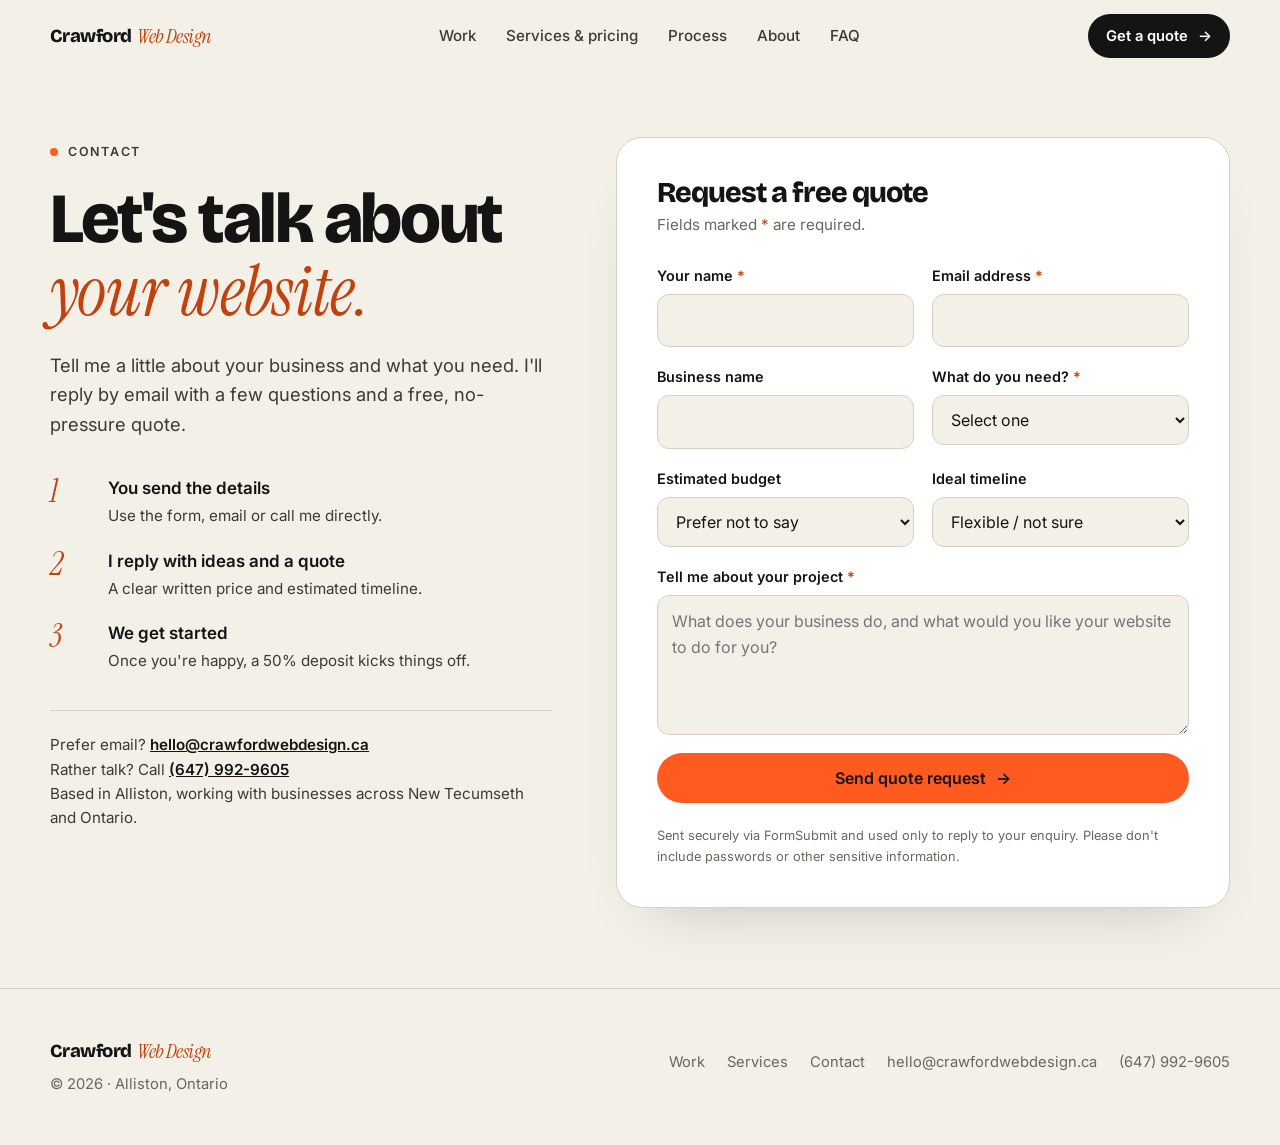
<file: contact.html>
<!doctype html>
<html lang="en-CA">
<head>
<meta charset="utf-8">
<meta name="viewport" content="width=device-width,initial-scale=1">
<title>Contact | Get a Free Website Quote | Crawford Web Design</title>
<meta name="description" content="Request a free, no-pressure website quote from Crawford Web Design in Alliston, Ontario.">
<link rel="canonical" href="https://crawfordwebdesign.ca/contact.html">
<meta name="robots" content="index,follow">
<meta name="theme-color" content="#f3f0e8">
<meta property="og:type" content="website">
<meta property="og:locale" content="en_CA">
<meta property="og:site_name" content="Crawford Web Design">
<meta property="og:title" content="Get a Free Quote | Crawford Web Design">
<meta property="og:description" content="Request a free, no-pressure website quote from Crawford Web Design in Alliston, Ontario.">
<meta property="og:url" content="https://crawfordwebdesign.ca/contact.html">
<meta property="og:image" content="https://crawfordwebdesign.ca/og-image.jpg">
<meta property="og:image:width" content="1200">
<meta property="og:image:height" content="630">
<meta property="og:image:alt" content="Crawford Web Design: websites for local businesses in Alliston, Ontario">
<meta name="twitter:card" content="summary_large_image">
<meta name="twitter:image" content="https://crawfordwebdesign.ca/og-image.jpg">
<link rel="icon" href="data:image/svg+xml,%3Csvg xmlns='http://www.w3.org/2000/svg' viewBox='0 0 64 64'%3E%3Crect width='64' height='64' rx='14' fill='%23141414'/%3E%3Ctext x='32' y='44' font-family='Georgia,serif' font-size='36' font-style='italic' fill='%23ff5a1f' text-anchor='middle'%3EC%3C/text%3E%3C/svg%3E">
<link rel="preconnect" href="https://fonts.googleapis.com">
<link rel="preconnect" href="https://fonts.gstatic.com" crossorigin>
<link href="https://fonts.googleapis.com/css2?family=Bricolage+Grotesque:opsz,wght@12..96,500;12..96,700;12..96,800&family=Instrument+Serif:ital@1&family=Inter:wght@400;500;600&display=swap" rel="stylesheet">
<script>document.documentElement.classList.add("js")</script>
<link rel="stylesheet" href="/styles.css">
<script type="application/ld+json">{"@context":"https://schema.org","@type":"ProfessionalService","name":"Crawford Web Design","url":"https://crawfordwebdesign.ca/","image":"https://crawfordwebdesign.ca/og-image.jpg","email":"hello@crawfordwebdesign.ca","telephone":"+1-647-992-9605","address":{"@type":"PostalAddress","addressLocality":"Alliston","addressRegion":"ON","addressCountry":"CA"},"areaServed":[{"@type":"Place","name":"Alliston, Ontario"},{"@type":"Place","name":"New Tecumseth, Ontario"},{"@type":"AdministrativeArea","name":"Ontario"}],"description":"Website design, redesign and updates for small businesses in Ontario.","priceRange":"CAD $400+"}</script>
</head>
<body>
<a class="skip" href="#main">Skip to content</a>

<header id="top">
  <div class="wrap nav">
    <a class="logo" href="/">Crawford <i>Web Design</i></a>
    <nav aria-label="Main" id="site-nav">
      <ul>
        <li><a href="/portfolio.html">Work</a></li>
        <li><a href="/services.html">Services &amp; pricing</a></li>
        <li><a href="/#process">Process</a></li>
        <li><a href="/#about">About</a></li>
        <li><a href="/#faq">FAQ</a></li>
        <li class="nav-cta-mobile"><a href="/contact.html">Get a quote →</a></li>
      </ul>
    </nav>
    <div class="nav-right">
      <a class="btn btn-dark nav-cta" href="/contact.html" aria-current="page">Get a quote <span class="arrow">→</span></a>
      <button class="menu-btn" type="button" aria-expanded="false" aria-controls="site-nav" aria-label="Open menu"><span></span><span></span></button>
    </div>
  </div>
</header>

<main id="main">
  <div class="wrap contact-grid">
    <div>
      <span class="eyebrow">Contact</span>
      <h1>Let's talk about <span class="serif">your website.</span></h1>
      <p class="lead">Tell me a little about your business and what you need. I'll reply by email with a few questions and a free, no-pressure quote.</p>
      <ol class="next-steps">
        <li><span class="n">1</span><div><b>You send the details</b><span>Use the form, email or call me directly.</span></div></li>
        <li><span class="n">2</span><div><b>I reply with ideas and a quote</b><span>A clear written price and estimated timeline.</span></div></li>
        <li><span class="n">3</span><div><b>We get started</b><span>Once you're happy, a 50% deposit kicks things off.</span></div></li>
      </ol>
      <div class="direct">
        Prefer email? <a href="mailto:hello@crawfordwebdesign.ca">hello@crawfordwebdesign.ca</a><br>
        Rather talk? Call <a href="tel:+16479929605">(647) 992-9605</a><br>
        Based in Alliston, working with businesses across New Tecumseth and Ontario.
      </div>
    </div>

    <div class="form-card" id="form-card">
      <h2>Request a free quote</h2>
      <p>Fields marked <span style="color:var(--accent-ink)">*</span> are required.</p>
      <form id="quote-form" class="form-grid" action="https://formsubmit.co/ajax/hello@crawfordwebdesign.ca" method="POST" novalidate>
        <input type="hidden" name="_subject" value="New Crawford Web Design Quote Request">
        <input type="hidden" name="_template" value="table">
        <div class="hp" aria-hidden="true"><label for="q-honey">Leave this empty</label><input id="q-honey" name="_honey" tabindex="-1" autocomplete="off"></div>
        <div class="field"><label for="q-name">Your name <span class="req">*</span></label><input id="q-name" name="name" required maxlength="100" autocomplete="name"></div>
        <div class="field"><label for="q-email">Email address <span class="req">*</span></label><input id="q-email" name="email" type="email" required maxlength="200" autocomplete="email"></div>
        <div class="field"><label for="q-business">Business name</label><input id="q-business" name="business" maxlength="120" autocomplete="organization"></div>
        <div class="field"><label for="q-service">What do you need? <span class="req">*</span></label>
          <select id="q-service" name="service" required>
            <option value="">Select one</option>
            <option>New website</option>
            <option>Website refresh</option>
            <option>Website care / updates</option>
            <option>Other / not sure</option>
          </select></div>
        <div class="field"><label for="q-budget">Estimated budget</label>
          <select id="q-budget" name="budget">
            <option value="">Prefer not to say</option>
            <option>Under $500 CAD</option>
            <option>$500–$1,000 CAD</option>
            <option>$1,000–$2,500 CAD</option>
            <option>$2,500+ CAD</option>
          </select></div>
        <div class="field"><label for="q-timeline">Ideal timeline</label>
          <select id="q-timeline" name="timeline">
            <option value="">Flexible / not sure</option>
            <option>As soon as possible</option>
            <option>Within a month</option>
            <option>1–3 months</option>
            <option>Just exploring</option>
          </select></div>
        <div class="field full"><label for="q-details">Tell me about your project <span class="req">*</span></label><textarea id="q-details" name="details" required maxlength="3000" placeholder="What does your business do, and what would you like your website to do for you?"></textarea></div>
        <div class="field full">
          <button class="btn btn-accent" type="submit">Send quote request <span class="arrow">→</span></button>
          <p class="form-status" id="form-note" role="status" aria-live="polite"></p>
          <p class="privacy">Sent securely via FormSubmit and used only to reply to your enquiry. Please don't include passwords or other sensitive information.</p>
        </div>
      </form>
      <div class="success" tabindex="-1" id="form-success">
        <div class="tick" aria-hidden="true"><svg width="30" height="30" viewBox="0 0 24 24" fill="none" stroke="#141414" stroke-width="2.5" stroke-linecap="round" stroke-linejoin="round"><path d="M5 12.5l4.5 4.5L19 7.5"/></svg></div>
        <h2>Thanks, your message is on its way.</h2>
        <p>I'll get back to you by email soon. Keep an eye on your inbox (and your spam folder, just in case).</p>
        <a class="btn btn-line" href="/portfolio.html">See recent work</a>
      </div>
    </div>
  </div>
</main>

<footer class="site-footer">
  <div class="wrap">
    <span><a class="logo" href="/">Crawford <i>Web Design</i></a><br>© <span id="year">2026</span> · Alliston, Ontario</span>
    <nav aria-label="Footer">
      <a href="/portfolio.html">Work</a>
      <a href="/services.html">Services</a>
      <a href="/contact.html">Contact</a>
      <a href="mailto:hello@crawfordwebdesign.ca">hello@crawfordwebdesign.ca</a>
      <a href="tel:+16479929605">(647) 992-9605</a>
    </nav>
  </div>
</footer>
<script src="/main.js" defer></script>
<script>
document.getElementById('quote-form').addEventListener('submit',async function(e){
  e.preventDefault();
  const form=this, card=document.getElementById('form-card'), note=document.getElementById('form-note'), button=form.querySelector('button[type="submit"]');
  note.className='form-status'; note.textContent='';
  form.querySelectorAll('.field-err').forEach(function(n){n.remove()});
  form.querySelectorAll('[aria-invalid]').forEach(function(n){n.removeAttribute('aria-invalid');n.removeAttribute('aria-describedby')});
  if(!form.checkValidity()){
    let first=null;
    form.querySelectorAll('input,select,textarea').forEach(function(el){
      if(el.name==='_honey'||el.checkValidity()) return;
      const msg=document.createElement('span'); msg.className='field-err'; msg.id=el.id+'-err';
      msg.textContent=el.validity.valueMissing?'This field is required.':(el.type==='email'?'Please enter a valid email address, like name@example.com.':'Please check this field.');
      el.setAttribute('aria-invalid','true'); el.setAttribute('aria-describedby',msg.id); el.after(msg);
      if(!first) first=el;
    });
    note.className='form-status err'; note.textContent='Please fix the highlighted fields.';
    first&&first.focus(); return;
  }
  const data=Object.fromEntries(new FormData(form).entries());
  if(data._honey) return;
  button.disabled=true; button.firstChild.textContent='Sending… ';
  try{
    const r=await fetch(form.action,{method:'POST',headers:{'Content-Type':'application/json','Accept':'application/json'},body:JSON.stringify(data)});
    const res=await r.json();
    if(!r.ok||String(res.success).toLowerCase()!=='true') throw new Error(res.message||'Could not send');
    card.classList.add('sent'); form.reset(); document.getElementById('form-success').focus();
  }catch(err){
    note.className='form-status err';
    note.innerHTML=/activat/i.test(String(err.message))?'The form needs activating. Check hello@crawfordwebdesign.ca for the FormSubmit activation email, then try again.':'Sorry, that didn\'t go through. Please try again, or email <a href="mailto:hello@crawfordwebdesign.ca">hello@crawfordwebdesign.ca</a>.';
  }finally{button.disabled=false; button.firstChild.textContent='Send quote request ';}
});
</script>
</body>
</html>
</file>
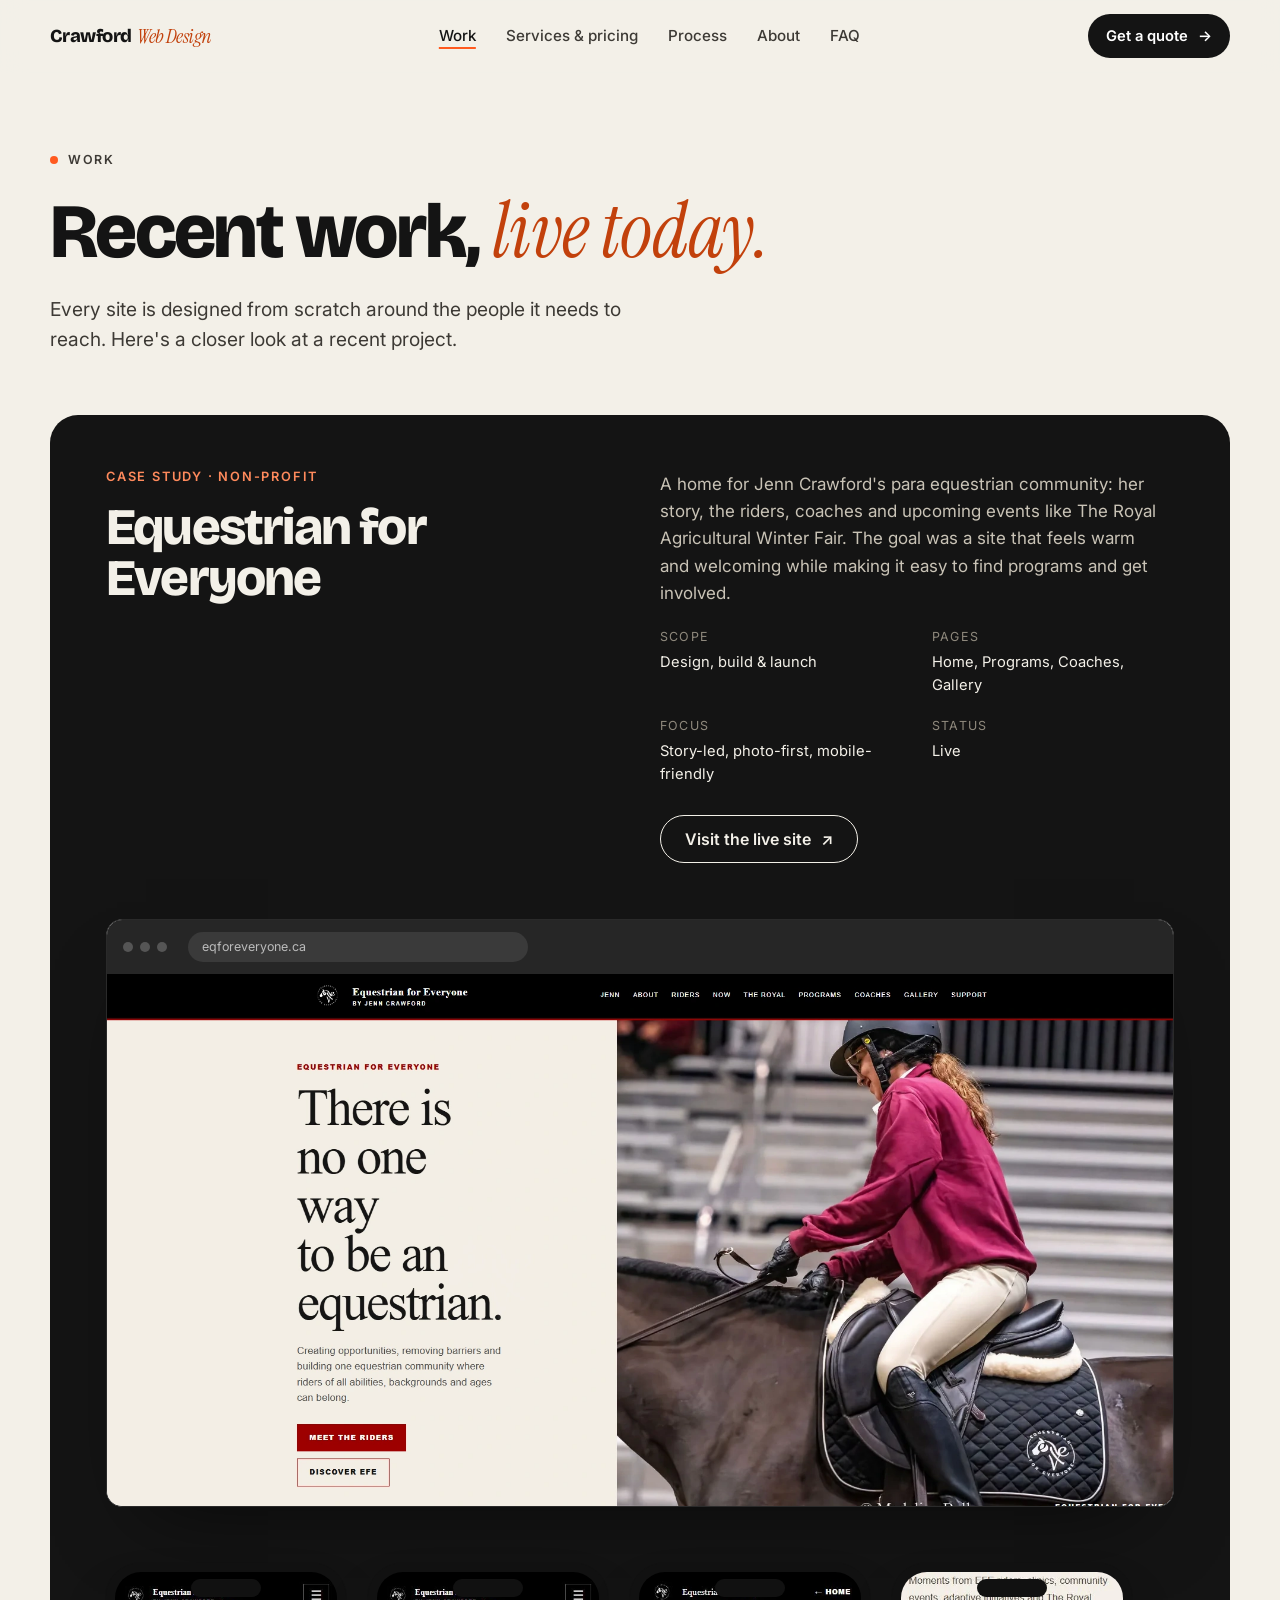
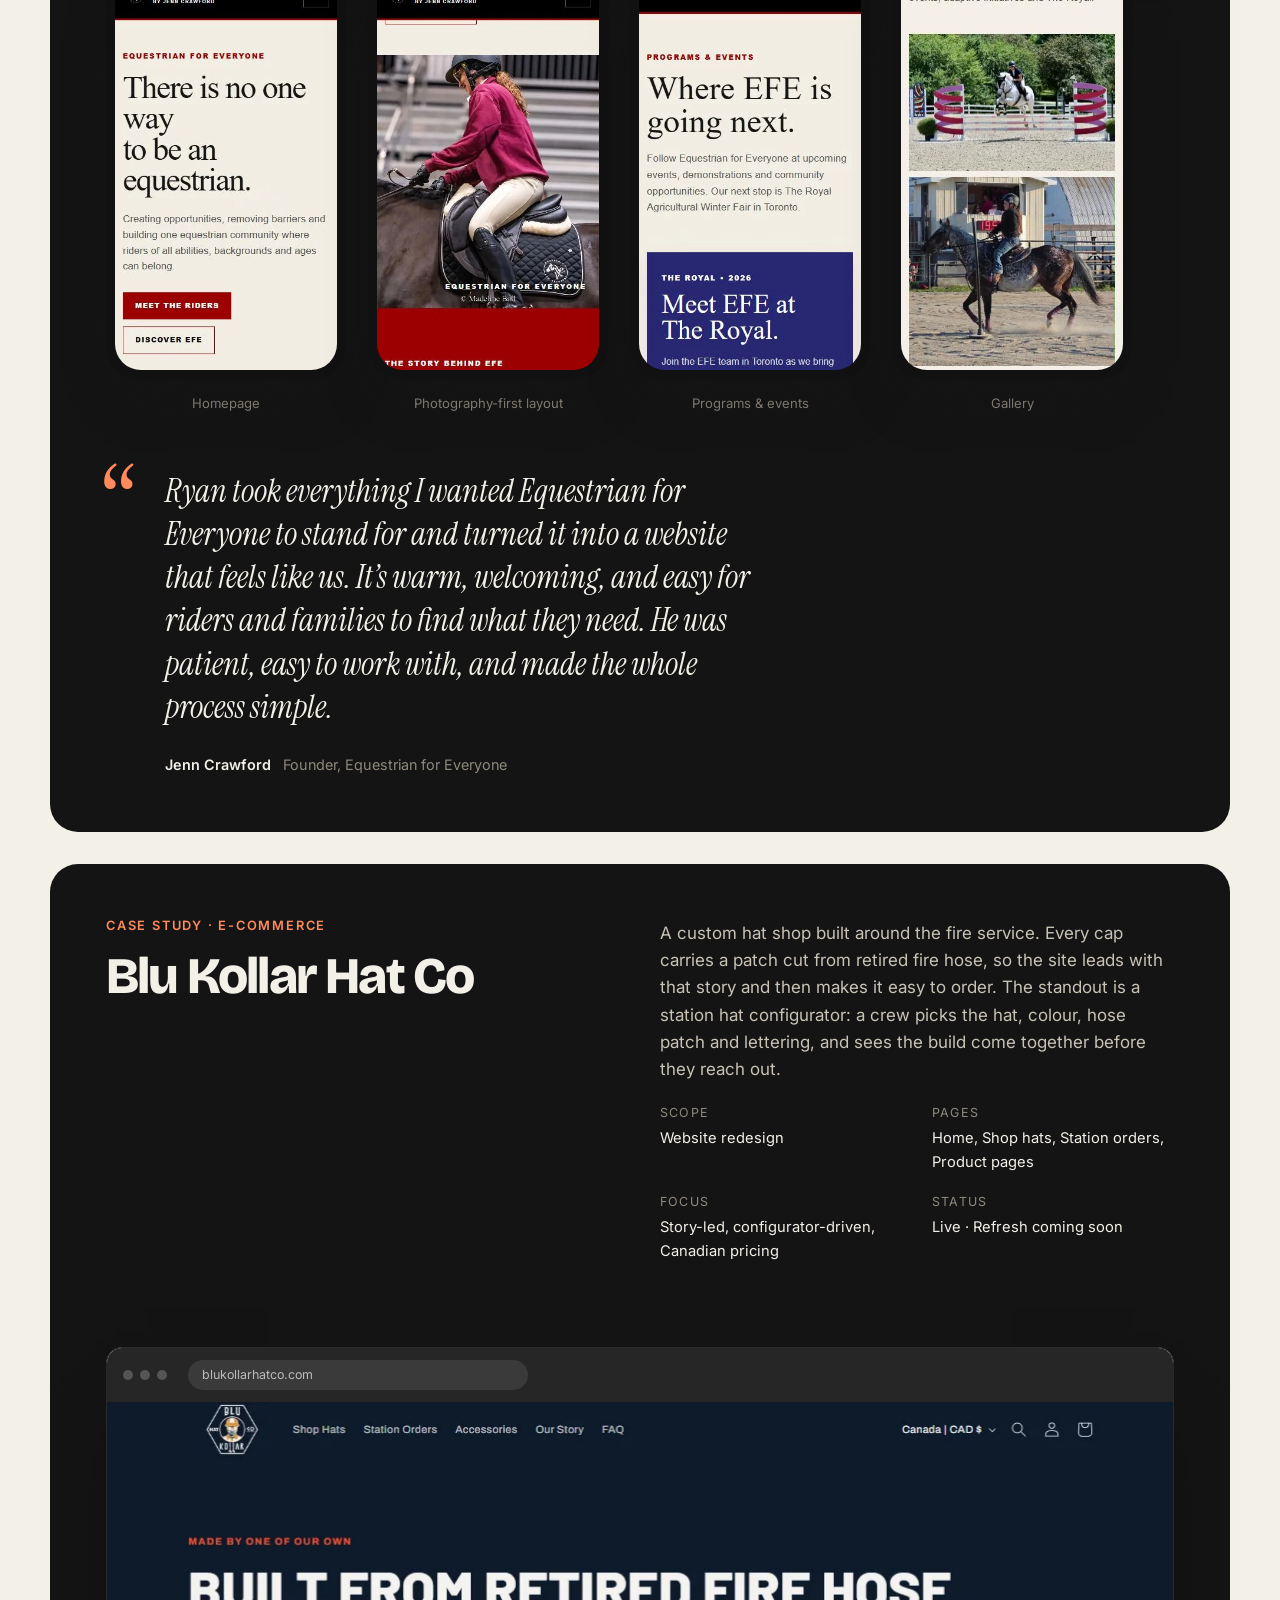
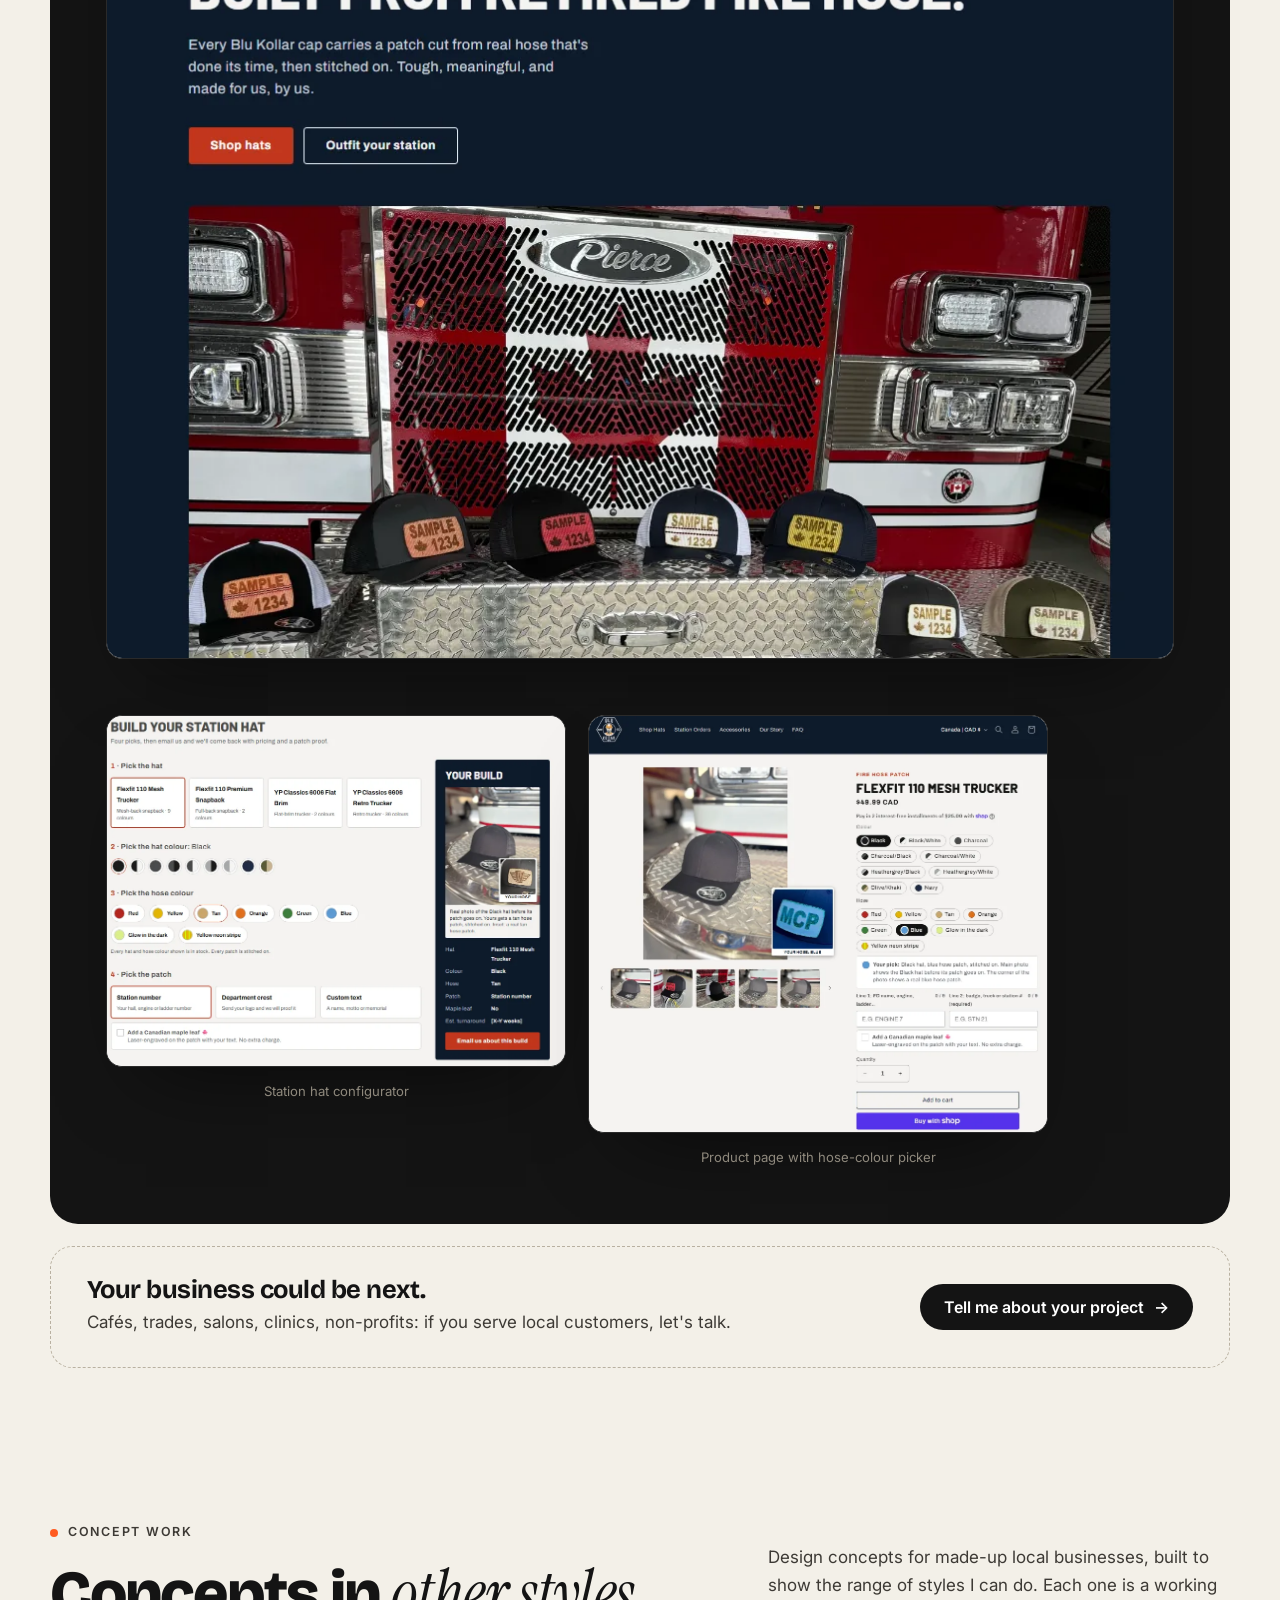
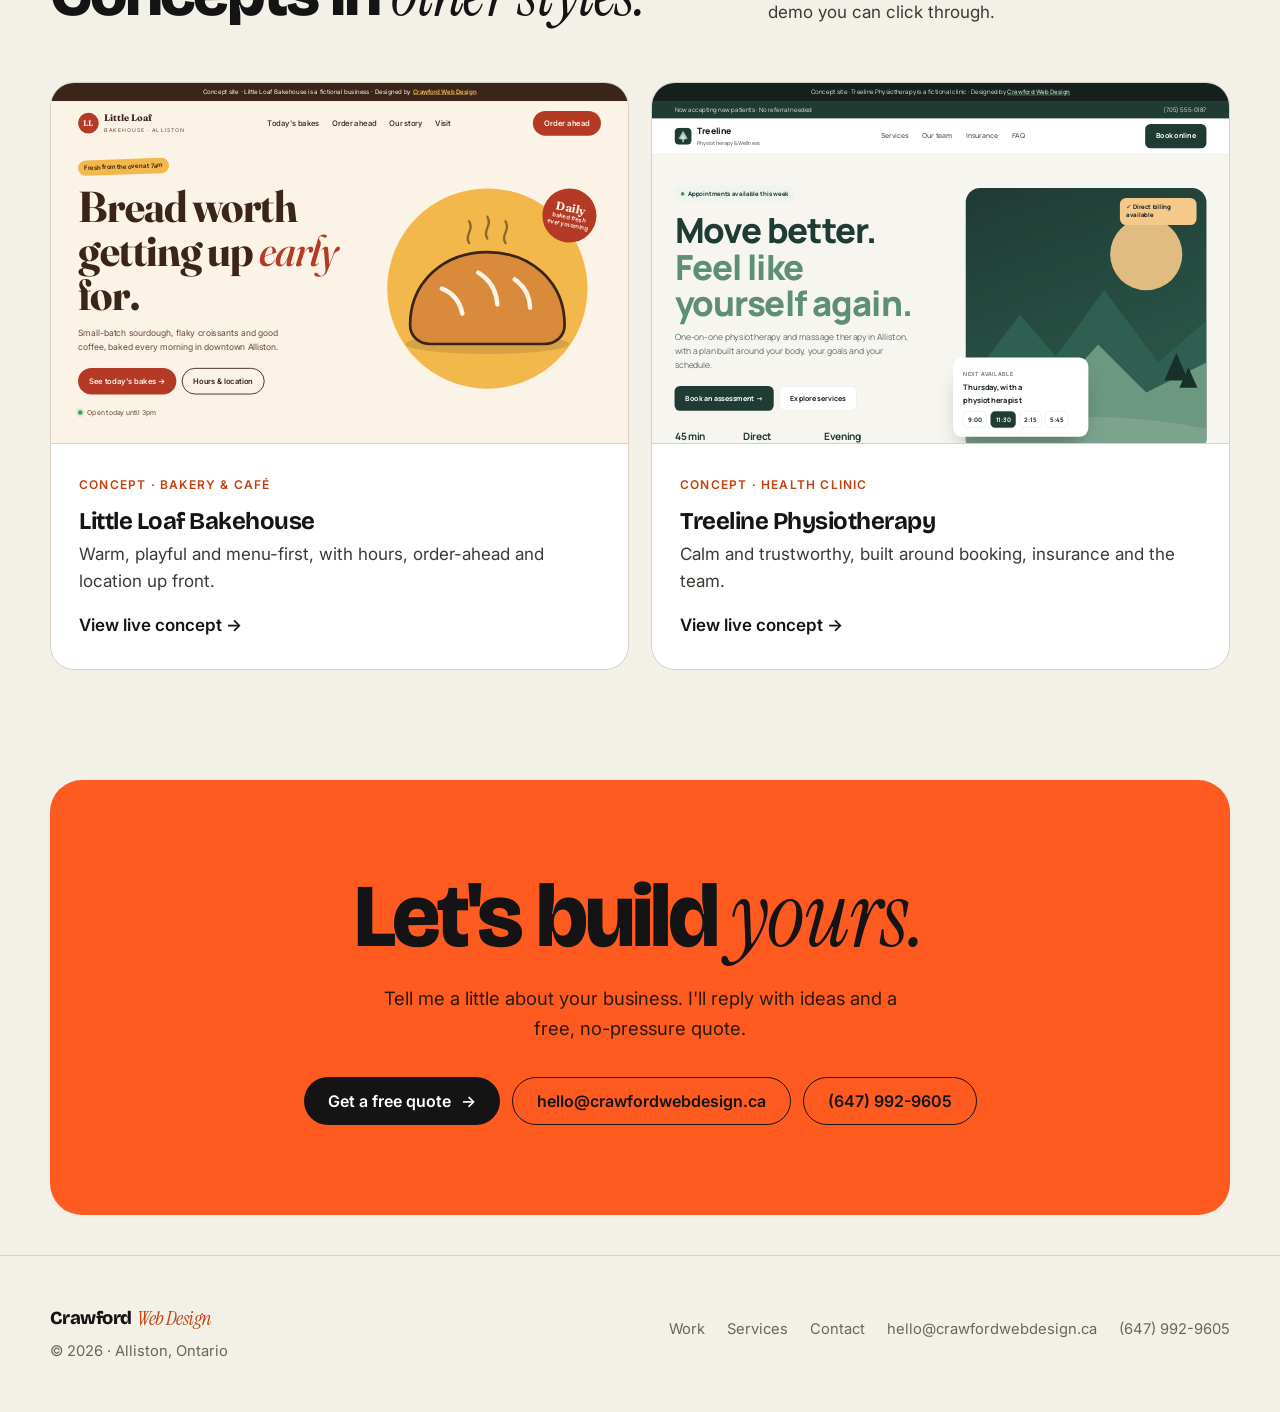
<file: portfolio.html>
<!doctype html>
<html lang="en-CA">
<head>
<meta charset="utf-8">
<meta name="viewport" content="width=device-width,initial-scale=1">
<title>Portfolio | Crawford Web Design</title>
<meta name="description" content="Recent website design work by Crawford Web Design in Alliston, Ontario, including Equestrian for Everyone.">
<link rel="canonical" href="https://crawfordwebdesign.ca/portfolio.html">
<meta name="robots" content="index,follow">
<meta name="theme-color" content="#f3f0e8">
<meta property="og:type" content="website">
<meta property="og:locale" content="en_CA">
<meta property="og:site_name" content="Crawford Web Design">
<meta property="og:title" content="Portfolio | Crawford Web Design">
<meta property="og:description" content="Recent website design work by Crawford Web Design in Alliston, Ontario, including Equestrian for Everyone.">
<meta property="og:url" content="https://crawfordwebdesign.ca/portfolio.html">
<meta property="og:image" content="https://crawfordwebdesign.ca/og-image.jpg">
<meta property="og:image:width" content="1200">
<meta property="og:image:height" content="630">
<meta property="og:image:alt" content="Crawford Web Design: websites for local businesses in Alliston, Ontario">
<meta name="twitter:card" content="summary_large_image">
<meta name="twitter:image" content="https://crawfordwebdesign.ca/og-image.jpg">
<link rel="icon" href="data:image/svg+xml,%3Csvg xmlns='http://www.w3.org/2000/svg' viewBox='0 0 64 64'%3E%3Crect width='64' height='64' rx='14' fill='%23141414'/%3E%3Ctext x='32' y='44' font-family='Georgia,serif' font-size='36' font-style='italic' fill='%23ff5a1f' text-anchor='middle'%3EC%3C/text%3E%3C/svg%3E">
<link rel="preconnect" href="https://fonts.googleapis.com">
<link rel="preconnect" href="https://fonts.gstatic.com" crossorigin>
<link href="https://fonts.googleapis.com/css2?family=Bricolage+Grotesque:opsz,wght@12..96,500;12..96,700;12..96,800&family=Instrument+Serif:ital@1&family=Inter:wght@400;500;600&display=swap" rel="stylesheet">
<script>document.documentElement.classList.add("js")</script>
<link rel="stylesheet" href="/styles.css">
<script type="application/ld+json">{"@context":"https://schema.org","@type":"ProfessionalService","name":"Crawford Web Design","url":"https://crawfordwebdesign.ca/","image":"https://crawfordwebdesign.ca/og-image.jpg","email":"hello@crawfordwebdesign.ca","telephone":"+1-647-992-9605","address":{"@type":"PostalAddress","addressLocality":"Alliston","addressRegion":"ON","addressCountry":"CA"},"areaServed":[{"@type":"Place","name":"Alliston, Ontario"},{"@type":"Place","name":"New Tecumseth, Ontario"},{"@type":"AdministrativeArea","name":"Ontario"}],"description":"Website design, redesign and updates for small businesses in Ontario.","priceRange":"CAD $400+"}</script>
</head>
<body>
<a class="skip" href="#main">Skip to content</a>

<header id="top">
  <div class="wrap nav">
    <a class="logo" href="/">Crawford <i>Web Design</i></a>
    <nav aria-label="Main" id="site-nav">
      <ul>
        <li><a href="/portfolio.html" aria-current="page">Work</a></li>
        <li><a href="/services.html">Services &amp; pricing</a></li>
        <li><a href="/#process">Process</a></li>
        <li><a href="/#about">About</a></li>
        <li><a href="/#faq">FAQ</a></li>
        <li class="nav-cta-mobile"><a href="/contact.html">Get a quote →</a></li>
      </ul>
    </nav>
    <div class="nav-right">
      <a class="btn btn-dark nav-cta" href="/contact.html">Get a quote <span class="arrow">→</span></a>
      <button class="menu-btn" type="button" aria-expanded="false" aria-controls="site-nav" aria-label="Open menu"><span></span><span></span></button>
    </div>
  </div>
</header>

<main id="main">
  <section class="page-hero">
    <div class="wrap">
      <span class="eyebrow">Work</span>
      <h1>Recent work, <span class="serif">live today.</span></h1>
      <p class="lead">Every site is designed from scratch around the people it needs to reach. Here's a closer look at a recent project.</p>
    </div>
  </section>

  <section class="sec" style="padding-top:20px">
    <div class="wrap">
      <article class="case reveal">
        <div class="case-top">
          <div>
            <div class="kicker">Case study · Non-profit</div>
            <h3>Equestrian for Everyone</h3>
          </div>
          <div>
            <p>A home for Jenn Crawford's para equestrian community: her story, the riders, coaches and upcoming events like The Royal Agricultural Winter Fair. The goal was a site that feels warm and welcoming while making it easy to find programs and get involved.</p>
            <dl>
              <div><dt>Scope</dt><dd>Design, build &amp; launch</dd></div>
              <div><dt>Pages</dt><dd>Home, Programs, Coaches, Gallery</dd></div>
              <div><dt>Focus</dt><dd>Story-led, photo-first, mobile-friendly</dd></div>
              <div><dt>Status</dt><dd>Live</dd></div>
            </dl>
            <a class="btn btn-line" href="https://eqforeveryone.ca/" target="_blank" rel="noopener">Visit the live site <span class="arrow">↗</span></a>
          </div>
        </div>
        <div class="case-browser"><div class="browser"><div class="browser-bar"><i></i><i></i><i></i><span>eqforeveryone.ca</span></div><img src="/efe-hero-sharp.webp" alt="Equestrian for Everyone homepage on desktop" width="1796" height="896" loading="lazy"></div></div>
        <div class="case-shots" tabindex="0" aria-label="Screens from the Equestrian for Everyone website">
          <figure><div class="phone"><img src="work-efe-home.webp" alt="Homepage headline: There is no one way to be an equestrian" loading="lazy" width="390" height="676"></div><figcaption>Homepage</figcaption></figure>
          <figure><div class="phone"><img src="work-efe-photo.webp" alt="Full-width rider photo on the homepage" loading="lazy" width="390" height="676"></div><figcaption>Photography-first layout</figcaption></figure>
          <figure><div class="phone"><img src="work-efe-programs.webp" alt="Programs and events page featuring The Royal" loading="lazy" width="390" height="676"></div><figcaption>Programs &amp; events</figcaption></figure>
          <figure><div class="phone"><img src="work-efe-gallery.webp" alt="Gallery page with show jumping photos" loading="lazy" width="390" height="676"></div><figcaption>Gallery</figcaption></figure>
        </div>
        <figure class="quote">
          <blockquote>Ryan took everything I wanted Equestrian for Everyone to stand for and turned it into a website that feels like us. It&rsquo;s warm, welcoming, and easy for riders and families to find what they need. He was patient, easy to work with, and made the whole process simple.</blockquote>
          <figcaption><b>Jenn Crawford</b> Founder, Equestrian for Everyone</figcaption>
        </figure>
      </article>
      <article class="case reveal" id="blu-kollar" style="margin-top:32px">
        <div class="case-top">
          <div>
            <div class="kicker">Case study · E-commerce</div>
            <h3>Blu Kollar Hat Co</h3>
          </div>
          <div>
            <p>A custom hat shop built around the fire service. Every cap carries a patch cut from retired fire hose, so the site leads with that story and then makes it easy to order. The standout is a station hat configurator: a crew picks the hat, colour, hose patch and lettering, and sees the build come together before they reach out.</p>
            <dl>
              <div><dt>Scope</dt><dd>Website redesign</dd></div>
              <div><dt>Pages</dt><dd>Home, Shop hats, Station orders, Product pages</dd></div>
              <div><dt>Focus</dt><dd>Story-led, configurator-driven, Canadian pricing</dd></div>
              <div><dt>Status</dt><dd>Live · Refresh coming soon</dd></div>
            </dl>
          </div>
        </div>
        <div class="case-browser"><div class="browser"><div class="browser-bar"><i></i><i></i><i></i><span>blukollarhatco.com</span></div><img src="/blu-kollar-home.webp" alt="Blu Kollar Hat Co homepage: Built from retired fire hose" width="1069" height="858" loading="lazy"></div></div>
        <div class="case-shots" tabindex="0" aria-label="Screens from the Blu Kollar Hat Co website">
          <figure><div class="browser" style="width:460px"><img src="/blu-kollar-configurator.webp" alt="Station hat configurator: pick the hat, hat colour, hose colour and patch" loading="lazy" width="964" height="737"></div><figcaption>Station hat configurator</figcaption></figure>
          <figure><div class="browser" style="width:460px"><img src="/blu-kollar-product.webp" alt="Product page for the Flexfit 110 Mesh Trucker with hose patch options" loading="lazy" width="927" height="843"></div><figcaption>Product page with hose-colour picker</figcaption></figure>
        </div>
      </article>
      <div class="next-card reveal">
        <div>
          <h3>Your business could be next.</h3>
          <p>Cafés, trades, salons, clinics, non-profits: if you serve local customers, let's talk.</p>
        </div>
        <a class="btn btn-dark" href="/contact.html">Tell me about your project <span class="arrow">→</span></a>
      </div>
    </div>
  </section>

  <section class="sec" id="concepts" style="padding-top:40px">
    <div class="wrap">
      <div class="sec-head reveal">
        <div>
          <span class="eyebrow">Concept work</span>
          <h2 style="margin-top:16px">Concepts in <span class="serif">other styles.</span></h2>
        </div>
        <p>Design concepts for made-up local businesses, built to show the range of styles I can do. Each one is a working demo you can click through.</p>
      </div>
      <div class="concept-grid">
        <a class="concept-card reveal" href="/concepts/little-loaf/">
          <div class="concept-frame"><iframe src="/concepts/little-loaf/" title="Little Loaf Bakehouse concept preview" loading="lazy" tabindex="-1" aria-hidden="true" scrolling="no"></iframe></div>
          <div class="concept-meta"><span class="concept-tag">Concept · Bakery &amp; café</span><h3>Little Loaf Bakehouse</h3><p>Warm, playful and menu-first, with hours, order-ahead and location up front.</p><span class="concept-link">View live concept <span class="arrow">→</span></span></div>
        </a>
        <a class="concept-card reveal" href="/concepts/treeline-physio/">
          <div class="concept-frame"><iframe src="/concepts/treeline-physio/" title="Treeline Physiotherapy concept preview" loading="lazy" tabindex="-1" aria-hidden="true" scrolling="no"></iframe></div>
          <div class="concept-meta"><span class="concept-tag">Concept · Health clinic</span><h3>Treeline Physiotherapy</h3><p>Calm and trustworthy, built around booking, insurance and the team.</p><span class="concept-link">View live concept <span class="arrow">→</span></span></div>
        </a>
      </div>
    </div>
  </section>

  <section class="wrap">
    <div class="cta reveal">
      <h2>Let's build <span class="serif">yours.</span></h2>
      <p>Tell me a little about your business. I'll reply with ideas and a free, no-pressure quote.</p>
      <div class="actions">
        <a class="btn btn-dark" href="/contact.html">Get a free quote <span class="arrow">→</span></a>
        <a class="btn btn-line" href="mailto:hello@crawfordwebdesign.ca">hello@crawfordwebdesign.ca</a>
        <a class="btn btn-line" href="tel:+16479929605">(647) 992-9605</a>
      </div>
    </div>
  </section>
</main>

<footer class="site-footer">
  <div class="wrap">
    <span><a class="logo" href="/">Crawford <i>Web Design</i></a><br>© <span id="year">2026</span> · Alliston, Ontario</span>
    <nav aria-label="Footer">
      <a href="/portfolio.html">Work</a>
      <a href="/services.html">Services</a>
      <a href="/contact.html">Contact</a>
      <a href="mailto:hello@crawfordwebdesign.ca">hello@crawfordwebdesign.ca</a>
      <a href="tel:+16479929605">(647) 992-9605</a>
    </nav>
  </div>
</footer>
<script src="/main.js" defer></script>
</body>
</html>
</file>
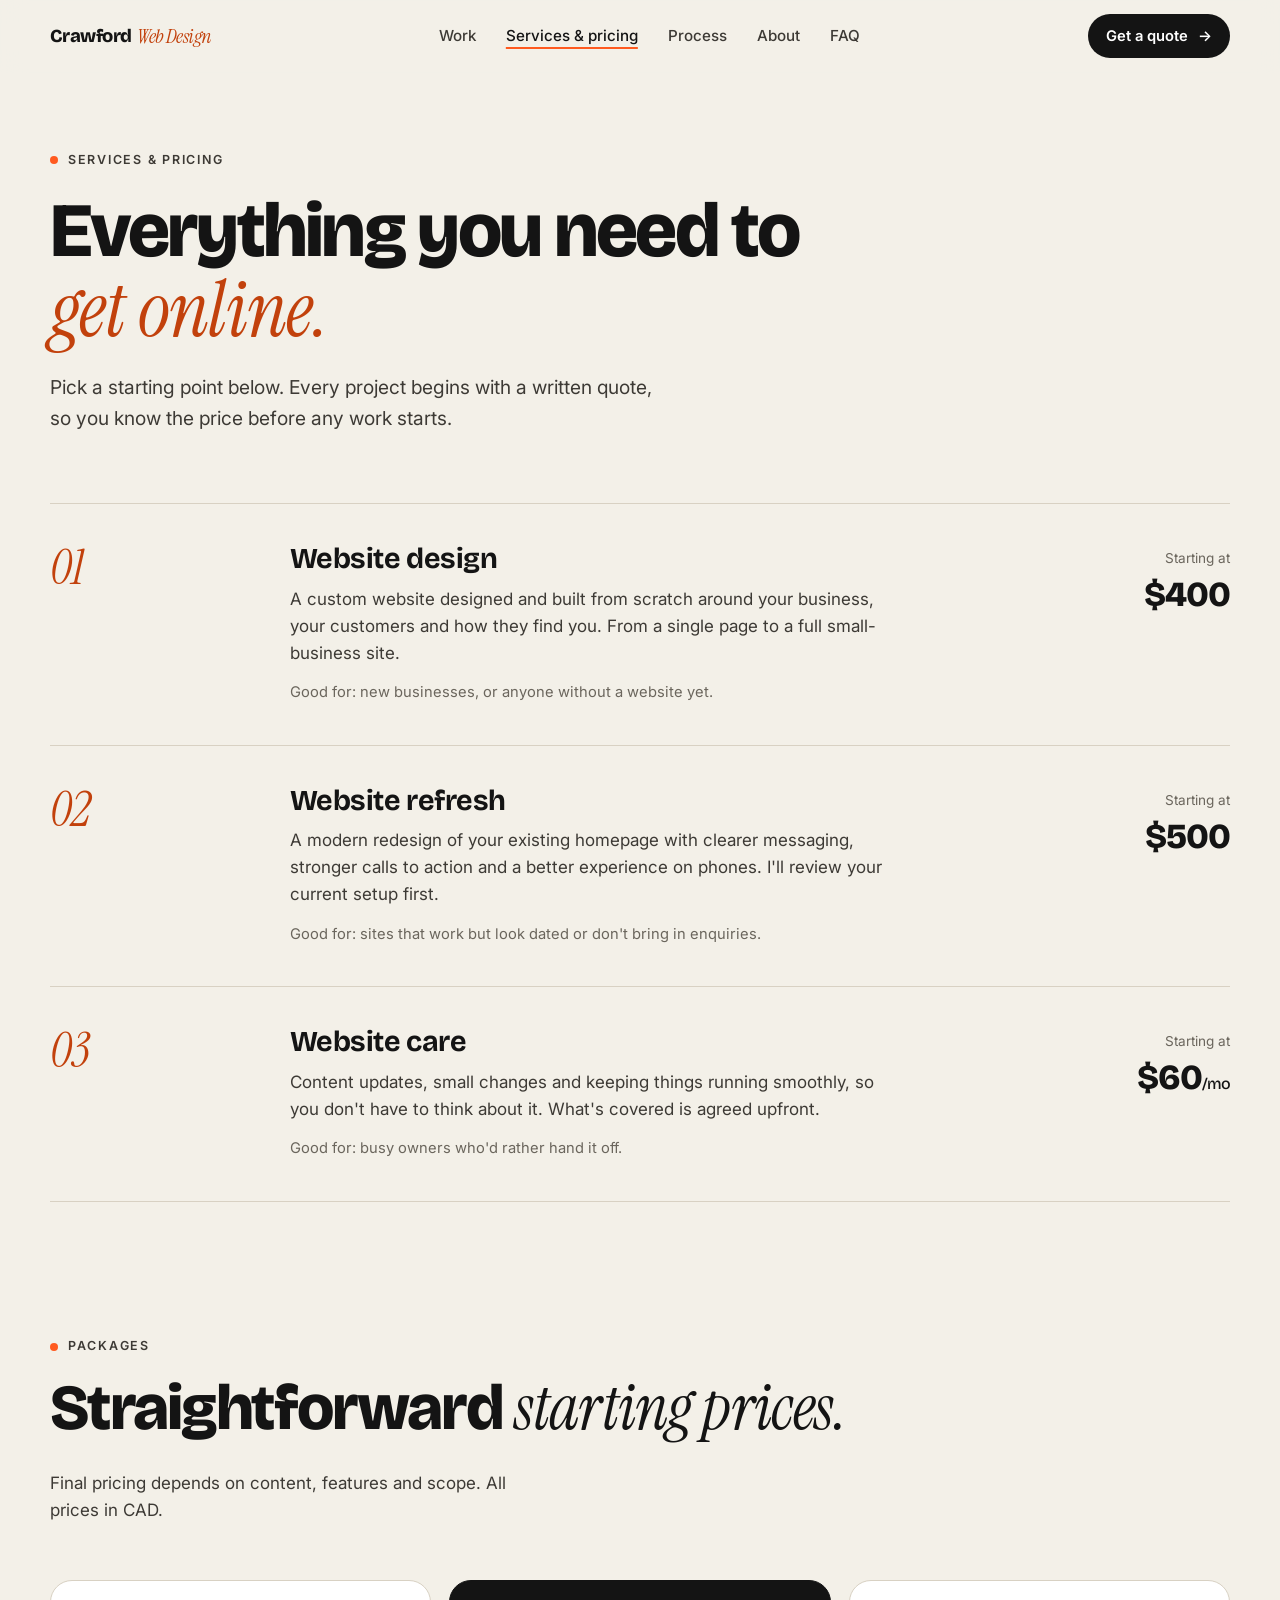
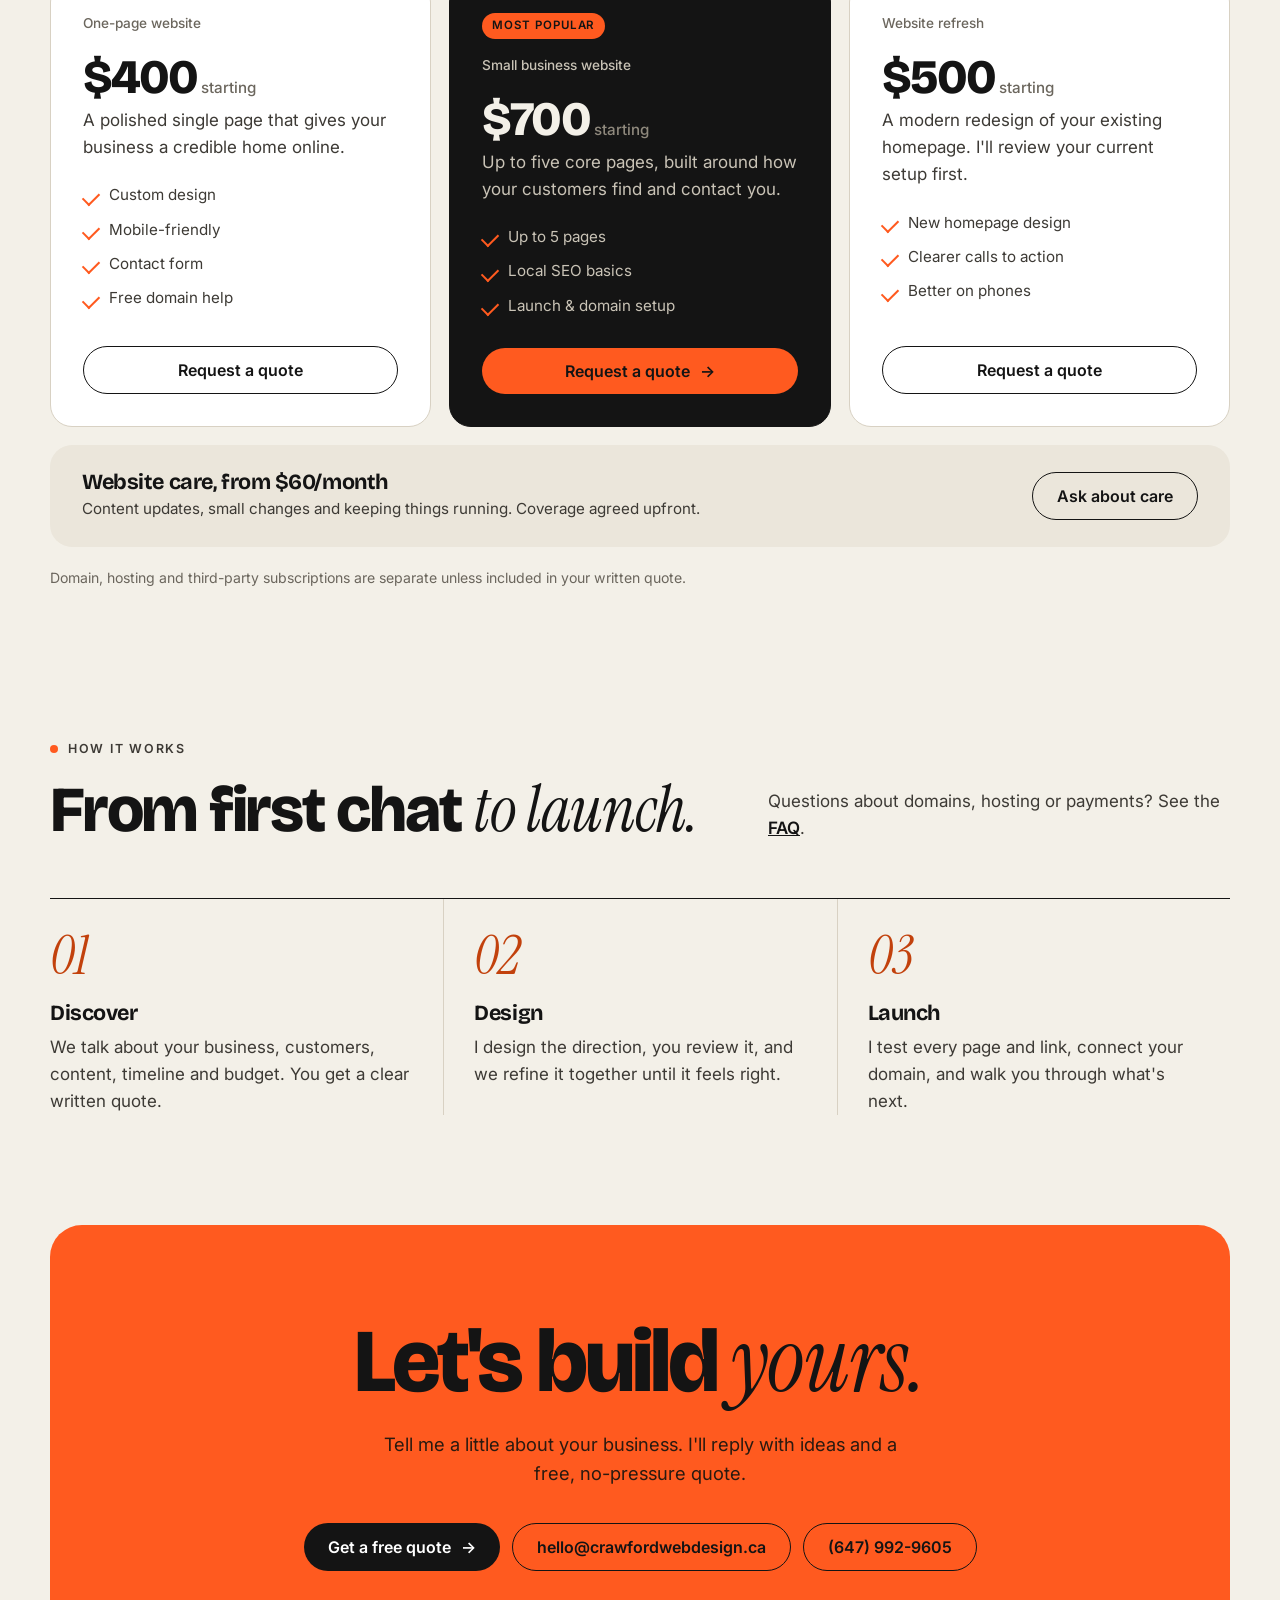
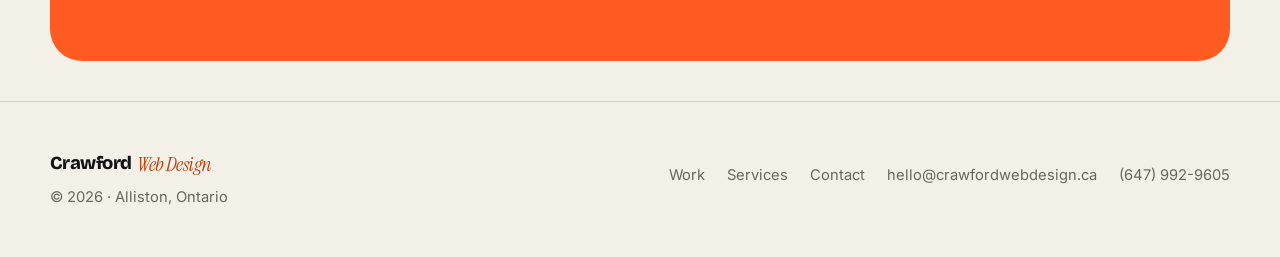
<file: services.html>
<!doctype html>
<html lang="en-CA">
<head>
<meta charset="utf-8">
<meta name="viewport" content="width=device-width,initial-scale=1">
<title>Website Design Services & Pricing | Crawford Web Design</title>
<meta name="description" content="Website design, refreshes and ongoing care for small businesses in Alliston and across Ontario, with clear starting prices in CAD.">
<link rel="canonical" href="https://crawfordwebdesign.ca/services.html">
<meta name="robots" content="index,follow">
<meta name="theme-color" content="#f3f0e8">
<meta property="og:type" content="website">
<meta property="og:locale" content="en_CA">
<meta property="og:site_name" content="Crawford Web Design">
<meta property="og:title" content="Services &amp; Pricing | Crawford Web Design">
<meta property="og:description" content="Website design, refreshes and ongoing care for small businesses in Alliston and across Ontario, with clear starting prices in CAD.">
<meta property="og:url" content="https://crawfordwebdesign.ca/services.html">
<meta property="og:image" content="https://crawfordwebdesign.ca/og-image.jpg">
<meta property="og:image:width" content="1200">
<meta property="og:image:height" content="630">
<meta property="og:image:alt" content="Crawford Web Design: websites for local businesses in Alliston, Ontario">
<meta name="twitter:card" content="summary_large_image">
<meta name="twitter:image" content="https://crawfordwebdesign.ca/og-image.jpg">
<link rel="icon" href="data:image/svg+xml,%3Csvg xmlns='http://www.w3.org/2000/svg' viewBox='0 0 64 64'%3E%3Crect width='64' height='64' rx='14' fill='%23141414'/%3E%3Ctext x='32' y='44' font-family='Georgia,serif' font-size='36' font-style='italic' fill='%23ff5a1f' text-anchor='middle'%3EC%3C/text%3E%3C/svg%3E">
<link rel="preconnect" href="https://fonts.googleapis.com">
<link rel="preconnect" href="https://fonts.gstatic.com" crossorigin>
<link href="https://fonts.googleapis.com/css2?family=Bricolage+Grotesque:opsz,wght@12..96,500;12..96,700;12..96,800&family=Instrument+Serif:ital@1&family=Inter:wght@400;500;600&display=swap" rel="stylesheet">
<script>document.documentElement.classList.add("js")</script>
<link rel="stylesheet" href="/styles.css">
<script type="application/ld+json">{"@context":"https://schema.org","@type":"ProfessionalService","name":"Crawford Web Design","url":"https://crawfordwebdesign.ca/","image":"https://crawfordwebdesign.ca/og-image.jpg","email":"hello@crawfordwebdesign.ca","telephone":"+1-647-992-9605","address":{"@type":"PostalAddress","addressLocality":"Alliston","addressRegion":"ON","addressCountry":"CA"},"areaServed":[{"@type":"Place","name":"Alliston, Ontario"},{"@type":"Place","name":"New Tecumseth, Ontario"},{"@type":"AdministrativeArea","name":"Ontario"}],"description":"Website design, redesign and updates for small businesses in Ontario.","priceRange":"CAD $400+"}</script>
</head>
<body>
<a class="skip" href="#main">Skip to content</a>

<header id="top">
  <div class="wrap nav">
    <a class="logo" href="/">Crawford <i>Web Design</i></a>
    <nav aria-label="Main" id="site-nav">
      <ul>
        <li><a href="/portfolio.html">Work</a></li>
        <li><a href="/services.html" aria-current="page">Services &amp; pricing</a></li>
        <li><a href="/#process">Process</a></li>
        <li><a href="/#about">About</a></li>
        <li><a href="/#faq">FAQ</a></li>
        <li class="nav-cta-mobile"><a href="/contact.html">Get a quote →</a></li>
      </ul>
    </nav>
    <div class="nav-right">
      <a class="btn btn-dark nav-cta" href="/contact.html">Get a quote <span class="arrow">→</span></a>
      <button class="menu-btn" type="button" aria-expanded="false" aria-controls="site-nav" aria-label="Open menu"><span></span><span></span></button>
    </div>
  </div>
</header>

<main id="main">
  <section class="page-hero">
    <div class="wrap">
      <span class="eyebrow">Services &amp; pricing</span>
      <h1>Everything you need to <span class="serif">get online.</span></h1>
      <p class="lead">Pick a starting point below. Every project begins with a written quote, so you know the price before any work starts.</p>
    </div>
  </section>

  <section class="sec" style="padding-top:30px">
    <div class="wrap">
      <div class="svc reveal">
        <div class="n">01</div>
        <div>
          <h3>Website design</h3>
          <p>A custom website designed and built from scratch around your business, your customers and how they find you. From a single page to a full small-business site.</p>
          <div class="good">Good for: new businesses, or anyone without a website yet.</div>
        </div>
        <div class="from"><small>Starting at</small><b>$400</b></div>
      </div>
      <div class="svc reveal">
        <div class="n">02</div>
        <div>
          <h3>Website refresh</h3>
          <p>A modern redesign of your existing homepage with clearer messaging, stronger calls to action and a better experience on phones. I'll review your current setup first.</p>
          <div class="good">Good for: sites that work but look dated or don't bring in enquiries.</div>
        </div>
        <div class="from"><small>Starting at</small><b>$500</b></div>
      </div>
      <div class="svc reveal">
        <div class="n">03</div>
        <div>
          <h3>Website care</h3>
          <p>Content updates, small changes and keeping things running smoothly, so you don't have to think about it. What's covered is agreed upfront.</p>
          <div class="good">Good for: busy owners who'd rather hand it off.</div>
        </div>
        <div class="from"><small>Starting at</small><b>$60<span style="font-size:1rem;font-weight:500">/mo</span></b></div>
      </div>
    </div>
  </section>

  <section class="sec" id="pricing" style="padding-top:20px">
    <div class="wrap">
      <div class="sec-head reveal">
        <div>
          <span class="eyebrow">Packages</span>
          <h2 style="margin-top:16px">Straightforward <span class="serif">starting prices.</span></h2>
        </div>
        <p>Final pricing depends on content, features and scope. All prices in CAD.</p>
      </div>
      <div class="price-grid">
        <div class="price reveal">
          <div class="label">One-page website</div>
          <div class="amount">$400<small> starting</small></div>
          <p style="margin:0;color:var(--ink-2)">A polished single page that gives your business a credible home online.</p>
          <ul><li>Custom design</li><li>Mobile-friendly</li><li>Contact form</li><li>Free domain help</li></ul>
          <a class="btn btn-line" href="/contact.html">Request a quote</a>
        </div>
        <div class="price featured reveal">
          <span class="badge">Most popular</span>
          <div class="label">Small business website</div>
          <div class="amount">$700<small style="color:#8f897d"> starting</small></div>
          <p style="margin:0;color:#c9c3b6">Up to five core pages, built around how your customers find and contact you.</p>
          <ul><li>Up to 5 pages</li><li>Local SEO basics</li><li>Launch &amp; domain setup</li></ul>
          <a class="btn" href="/contact.html">Request a quote <span class="arrow">→</span></a>
        </div>
        <div class="price reveal">
          <div class="label">Website refresh</div>
          <div class="amount">$500<small> starting</small></div>
          <p style="margin:0;color:var(--ink-2)">A modern redesign of your existing homepage. I'll review your current setup first.</p>
          <ul><li>New homepage design</li><li>Clearer calls to action</li><li>Better on phones</li></ul>
          <a class="btn btn-line" href="/contact.html">Request a quote</a>
        </div>
      </div>

      <div class="care reveal">
        <div>
          <h3>Website care, from $60/month</h3>
          <p>Content updates, small changes and keeping things running. Coverage agreed upfront.</p>
        </div>
        <a class="btn btn-line" href="/contact.html">Ask about care</a>
      </div>
      <p class="fine">Domain, hosting and third-party subscriptions are separate unless included in your written quote.</p>
    </div>
  </section>

  <section class="sec" style="padding-top:20px">
    <div class="wrap">
      <div class="sec-head reveal">
        <div>
          <span class="eyebrow">How it works</span>
          <h2 style="margin-top:16px">From first chat <span class="serif">to launch.</span></h2>
        </div>
        <p>Questions about domains, hosting or payments? See the <a href="/#faq">FAQ</a>.</p>
      </div>
      <div class="steps reveal">
        <div class="step"><div class="n">01</div><h3>Discover</h3><p>We talk about your business, customers, content, timeline and budget. You get a clear written quote.</p></div>
        <div class="step"><div class="n">02</div><h3>Design</h3><p>I design the direction, you review it, and we refine it together until it feels right.</p></div>
        <div class="step"><div class="n">03</div><h3>Launch</h3><p>I test every page and link, connect your domain, and walk you through what's next.</p></div>
      
    </div>
  </section>

  <section class="wrap">
    <div class="cta reveal">
      <h2>Let's build <span class="serif">yours.</span></h2>
      <p>Tell me a little about your business. I'll reply with ideas and a free, no-pressure quote.</p>
      <div class="actions">
        <a class="btn btn-dark" href="/contact.html">Get a free quote <span class="arrow">→</span></a>
        <a class="btn btn-line" href="mailto:hello@crawfordwebdesign.ca">hello@crawfordwebdesign.ca</a>
        <a class="btn btn-line" href="tel:+16479929605">(647) 992-9605</a>
      </div>
    </div>
  </section>
</main>

<footer class="site-footer">
  <div class="wrap">
    <span><a class="logo" href="/">Crawford <i>Web Design</i></a><br>© <span id="year">2026</span> · Alliston, Ontario</span>
    <nav aria-label="Footer">
      <a href="/portfolio.html">Work</a>
      <a href="/services.html">Services</a>
      <a href="/contact.html">Contact</a>
      <a href="mailto:hello@crawfordwebdesign.ca">hello@crawfordwebdesign.ca</a>
      <a href="tel:+16479929605">(647) 992-9605</a>
    </nav>
  </div>
</footer>
<script src="/main.js" defer></script>
</body>
</html>
</file>
<file: styles.css>
:root{
  --paper:#f3f0e8; --paper-2:#ebe6db; --ink:#141414; --ink-2:#3d3a35; --muted:#6b665d;
  --line:#d8d1c3; --accent:#ff5a1f; --accent-ink:#c2410c; --dark:#141414;
  --display:"Bricolage Grotesque",system-ui,sans-serif; --serif:"Instrument Serif",Georgia,serif;
  --body:Inter,system-ui,-apple-system,"Segoe UI",sans-serif;
  --wrap:min(1180px,calc(100% - 40px));
}
*{box-sizing:border-box}
html{scroll-behavior:smooth}
body{margin:0;background:var(--paper);color:var(--ink);font:17px/1.6 var(--body);-webkit-font-smoothing:antialiased}
img{max-width:100%;display:block}
a{color:inherit}
:focus-visible{outline:3px solid var(--accent);outline-offset:3px;border-radius:4px}
.wrap{width:var(--wrap);margin-inline:auto}
.skip{position:absolute;left:-9999px}.skip:focus{left:12px;top:12px;z-index:99;background:var(--ink);color:#fff;padding:10px 14px}
section{scroll-margin-top:80px}
.serif{font-family:var(--serif);font-style:italic;font-weight:400;letter-spacing:-.01em}
.eyebrow{display:inline-flex;align-items:center;gap:10px;font:600 .78rem/1 var(--body);letter-spacing:.14em;text-transform:uppercase;color:var(--ink-2)}
.eyebrow::before{content:"";width:8px;height:8px;border-radius:50%;background:var(--accent)}
h1,h2,h3{font-family:var(--display);font-weight:800;letter-spacing:-.035em;line-height:1.02;margin:0}
h2{font-size:clamp(2.2rem,5vw,4rem)}
h3{font-size:1.35rem;letter-spacing:-.02em;font-weight:700}

/* Buttons */
.btn{display:inline-flex;align-items:center;gap:10px;padding:15px 24px;border-radius:999px;font:600 1rem/1 var(--body);text-decoration:none;transition:transform .15s,background .15s}
.btn-dark{background:var(--ink);color:#fff}.btn-dark:hover{background:#000;transform:translateY(-1px)}
.btn-line{border:1.5px solid var(--ink)}.btn-line:hover{background:var(--ink);color:#fff}
.btn-accent{background:var(--accent);color:#141414}.btn-accent:hover{transform:translateY(-1px);background:#ff6d38}
.arrow{transition:transform .15s}.btn:hover .arrow{transform:translateX(3px)}

/* Header */
header{position:sticky;top:0;z-index:20;background:rgba(243,240,232,.86);backdrop-filter:blur(12px);border-bottom:1px solid transparent;transition:border-color .2s}
header.scrolled{border-bottom-color:var(--line)}
.nav{display:flex;align-items:center;justify-content:space-between;height:72px}
.logo{font:800 1.15rem/1 var(--display);letter-spacing:-.03em;text-decoration:none}
.logo i{font-family:var(--serif);font-weight:400;color:var(--accent-ink);font-size:1.25rem}
.nav ul{display:flex;gap:30px;list-style:none;margin:0;padding:0;font-size:.95rem;font-weight:500}
.nav ul a{text-decoration:none;color:var(--ink-2)}.nav ul a:hover{color:var(--ink)}
.nav .btn{padding:11px 18px;font-size:.92rem}

/* Hero */
.hero{padding:56px 0 40px;overflow:hidden}
.hero-grid{display:grid;grid-template-columns:1.05fr .95fr;gap:40px;align-items:center}
.hero h1{font-size:clamp(2.5rem,5vw,4.5rem);margin:20px 0 22px}
.hero h1 .serif{color:var(--accent-ink);font-size:1.08em}
.hero .lead{font-size:1.2rem;color:var(--ink-2);max-width:40ch;margin:0 0 30px}
.hero .actions{display:flex;gap:12px;flex-wrap:wrap}
.hero-meta{display:flex;gap:28px;margin-top:40px;padding-top:24px;border-top:1px solid var(--line);font-size:.9rem;color:var(--muted)}
.hero-meta b{display:block;font:700 1.35rem/1.2 var(--display);color:var(--ink);letter-spacing:-.02em}

/* Phones */
.phones{position:relative;height:600px}
.phone{position:absolute;width:250px;aspect-ratio:390/676;border-radius:34px;background:#111;padding:9px;box-shadow:0 30px 60px -20px rgba(20,20,20,.45),0 0 0 1px rgba(0,0,0,.08)}
.phone img{width:100%;height:100%;object-fit:cover;object-position:top;border-radius:26px}
.phone::before{content:"";position:absolute;top:16px;left:50%;translate:-50% 0;width:70px;height:18px;background:#111;border-radius:20px;z-index:2}
.phones .p1{left:2%;top:70px;rotate:-6deg}
.phones .p2{left:30%;top:10px;z-index:2;width:270px}
.phones .p3{right:0;top:90px;rotate:6deg}
.work-tag{position:absolute;z-index:3;left:24%;bottom:6px;background:#fff;border:1px solid var(--line);border-radius:14px;padding:12px 16px;box-shadow:0 12px 30px -12px rgba(0,0,0,.25);font-size:.85rem;display:flex;gap:12px;align-items:center;text-decoration:none}
.work-tag .dot{width:9px;height:9px;border-radius:50%;background:#16a34a;box-shadow:0 0 0 4px #16a34a22}
.work-tag b{display:block;font-weight:600}
.work-tag span{color:var(--muted)}

/* Section headers */
.sec{padding:110px 0}
.sec-head{display:flex;justify-content:space-between;align-items:end;gap:30px;margin-bottom:56px;flex-wrap:wrap}
.sec-head p{max-width:42ch;color:var(--ink-2);margin:0}

/* Case study */
.case{background:var(--dark);color:#f3f0e8;border-radius:28px;overflow:hidden}
.case-top{display:grid;grid-template-columns:1fr 1fr;gap:40px;padding:56px 56px 0}
.case h3{font-size:clamp(2rem,4vw,3.2rem);letter-spacing:-.035em;font-weight:800;line-height:1}
.case .kicker{color:#ff8a5c;font:600 .8rem/1 var(--body);letter-spacing:.14em;text-transform:uppercase;margin-bottom:18px}
.case p{color:#c9c3b6;margin:0 0 20px;max-width:46ch}
.case dl{display:grid;grid-template-columns:1fr 1fr;gap:18px 30px;margin:0 0 28px;font-size:.92rem}
.case dt{color:#8f897d;font-size:.78rem;letter-spacing:.1em;text-transform:uppercase}
.case dd{margin:4px 0 0;color:#f3f0e8}
.case .btn-line{border-color:#f3f0e8;color:#f3f0e8}.case .btn-line:hover{background:#f3f0e8;color:var(--ink)}
.case-shots{display:flex;gap:22px;padding:56px;overflow-x:auto;scroll-snap-type:x mandatory;scrollbar-width:thin}
.case-shots figure{margin:0;flex:0 0 auto;scroll-snap-align:start}
.case-shots .phone{position:relative;width:240px}
.case-shots figcaption{font-size:.82rem;color:#8f897d;margin-top:14px;text-align:center}
.quote{margin:0;padding:0 56px 56px;display:grid;grid-template-columns:auto 1fr;gap:24px;align-items:start}
.quote::before{content:"\201C";font:400 7rem/0.8 var(--serif);color:#ff8a5c}
.quote blockquote{margin:0;font:400 clamp(1.4rem,2.6vw,2rem)/1.35 var(--serif);font-style:italic;color:#f3f0e8;max-width:40ch}
.quote figcaption{grid-column:2;font-size:.9rem;color:#8f897d}
.quote figcaption b{color:#f3f0e8;font-weight:600;margin-right:8px}
@media (max-width:760px){.quote{padding:0 24px 36px;grid-template-columns:1fr;gap:4px}.quote::before{font-size:5rem}.quote figcaption{grid-column:1}}
.next-card{margin-top:22px;display:flex;justify-content:space-between;align-items:center;gap:20px;flex-wrap:wrap;border:1.5px dashed #b9b1a1;border-radius:22px;padding:30px 36px}
.next-card h3{font-size:1.6rem}
.next-card p{margin:6px 0 0;color:var(--ink-2)}

/* Pricing */
.price-grid{display:grid;grid-template-columns:repeat(3,1fr);gap:18px}
.price{background:#fff;border:1px solid var(--line);border-radius:22px;padding:32px;display:flex;flex-direction:column}
.price.featured{background:var(--ink);color:#f3f0e8;border-color:var(--ink)}
.price .label{font-size:.85rem;color:var(--muted);font-weight:500}
.price.featured .label,.price.featured li{color:#c9c3b6}
.price .amount{font:800 3rem/1 var(--display);letter-spacing:-.04em;margin:18px 0 6px}
.price .amount small{font:500 .95rem var(--body);letter-spacing:0;color:var(--muted)}
.price ul{list-style:none;padding:0;margin:22px 0 30px;display:grid;gap:10px;font-size:.95rem;color:var(--ink-2)}
.price li{padding-left:26px;position:relative}
.price li::before{content:"";position:absolute;left:0;top:.55em;width:14px;height:8px;border-left:2px solid var(--accent);border-bottom:2px solid var(--accent);rotate:-45deg}
.price .btn{margin-top:auto;justify-content:center}
.price.featured .btn{background:var(--accent);color:var(--ink)}
.badge{align-self:flex-start;background:var(--accent);color:var(--ink);font:600 .72rem/1 var(--body);letter-spacing:.08em;text-transform:uppercase;padding:7px 10px;border-radius:99px;margin-bottom:16px}
.care{margin-top:18px;display:flex;justify-content:space-between;align-items:center;gap:20px;flex-wrap:wrap;background:var(--paper-2);border-radius:22px;padding:26px 32px}
.care p{margin:4px 0 0;color:var(--ink-2);font-size:.95rem}
.fine{font-size:.88rem;color:var(--muted);margin-top:20px}

/* Process */
.steps{display:grid;grid-template-columns:repeat(3,1fr);border-top:1.5px solid var(--ink)}
.step{padding:30px 30px 0 0}
.step + .step{padding-left:30px;border-left:1px solid var(--line)}
.step .n{font:400 3.4rem/1 var(--serif);font-style:italic;color:var(--accent-ink)}
.step h3{margin:18px 0 10px}
.step p{color:var(--ink-2);margin:0}

/* About */
.about{display:grid;grid-template-columns:.8fr 1.2fr;gap:70px;align-items:center}
.portrait{width:100%;height:auto;object-fit:cover;aspect-ratio:4/5;border-radius:24px;background:linear-gradient(160deg,#e0d8c8,#cfc4ae);display:grid;place-items:center;position:relative;overflow:hidden}
.portrait span{font:400 9rem/1 var(--serif);font-style:italic;color:#fff8}
.portrait small{position:absolute;bottom:18px;left:20px;font-size:.8rem;color:#6b665d}
.about h2{margin:18px 0 26px}
.about p{font-size:1.12rem;color:var(--ink-2);margin:0 0 18px;max-width:52ch}
.promises{display:grid;grid-template-columns:repeat(3,1fr);gap:14px;margin-top:34px}
.promises div{border-top:1.5px solid var(--ink);padding-top:14px;font-size:.92rem;color:var(--ink-2)}
.promises b{display:block;color:var(--ink);font-weight:600;margin-bottom:2px}

/* FAQ */
.faq-grid{display:grid;grid-template-columns:.8fr 1.2fr;gap:70px}
details{border-bottom:1px solid var(--line);padding:22px 0}
details:first-child{border-top:1px solid var(--line)}
summary{list-style:none;cursor:pointer;display:flex;justify-content:space-between;gap:20px;font:700 1.15rem/1.3 var(--display);letter-spacing:-.015em}
summary::-webkit-details-marker{display:none}
summary::after{content:"+";font:400 1.6rem/1 var(--body);color:var(--accent-ink);transition:rotate .2s}
details[open] summary::after{rotate:45deg}
details p{margin:14px 0 0;color:var(--ink-2);max-width:60ch}

/* CTA */
.cta{background:var(--accent);border-radius:32px;padding:90px 56px;text-align:center;margin-bottom:40px}
.cta h2{font-size:clamp(2.6rem,7vw,5.8rem);max-width:14ch;margin:0 auto 22px}
.cta p{max-width:46ch;margin:0 auto 34px;font-size:1.15rem;color:#2a1a10}
.cta .actions{display:flex;gap:12px;justify-content:center;flex-wrap:wrap}
.cta .btn-line{border-color:var(--ink)}

footer{padding:30px 0 40px;font-size:.9rem;color:var(--muted)}
footer .wrap{display:flex;justify-content:space-between;gap:20px;flex-wrap:wrap}
footer a{text-decoration:none}footer a:hover{color:var(--ink)}

/* Reveal */
.reveal{opacity:0;translate:0 24px;transition:opacity .7s ease,translate .7s ease}
.reveal.in{opacity:1;translate:0 0}

/* Responsive */
@media (max-width:980px){
  .hero-grid,.case-top,.about,.faq-grid{grid-template-columns:1fr}
  .phones{height:520px;max-width:560px;margin:0 auto;width:100%}
  .phones .p1{left:0}.phones .p3{right:0}.phones .p2{left:50%;translate:-50% 0}
  .price-grid{grid-template-columns:1fr}
  .about{gap:40px}.portrait{max-width:380px}
  .faq-grid{gap:30px}
}
@media (max-width:760px){
  .nav ul{display:none}
  .sec{padding:80px 0}
  .hero{padding-top:36px}
  .hero-meta{display:none}
  .hero .lead{font-size:1.08rem;margin-bottom:24px}
  .hero-grid{gap:28px}
  .phones{height:430px}
  .phone{width:190px}.phones .p2{width:205px}
  .phones .p1{top:60px}.phones .p3{top:70px}
  .work-tag{left:50%;translate:-50% 0;white-space:nowrap}
  .case{border-radius:22px}
  .case-top{padding:36px 24px 0}
  .case-shots{padding:36px 24px}
  .case-shots .phone{width:200px}
  .case dl{grid-template-columns:1fr 1fr}
  .steps{grid-template-columns:1fr}
  .step,.step + .step{padding:26px 0;border-left:0;border-bottom:1px solid var(--line)}
  .promises{grid-template-columns:1fr}
  .cta{padding:60px 24px;border-radius:24px}
  .next-card,.care{padding:24px}
}
@media (max-width:420px){
  .phone{width:160px}.phones .p2{width:175px}.phones{height:370px}
}
@media (prefers-reduced-motion:reduce){html{scroll-behavior:auto}.reveal{opacity:1;translate:none;transition:none}}

/* ===== Shared: nav, mobile menu, footer ===== */
.nav nav ul a[aria-current="page"]{color:var(--ink);text-decoration:underline;text-decoration-color:var(--accent);text-decoration-thickness:2px;text-underline-offset:6px}
.nav-right{display:flex;align-items:center;gap:10px}
.menu-btn{display:none;width:44px;height:44px;border-radius:50%;border:1.5px solid var(--ink);background:transparent;cursor:pointer;position:relative}
.menu-btn span{position:absolute;left:12px;right:12px;height:2px;background:var(--ink);transition:transform .2s,top .2s}
.menu-btn span:first-child{top:16px}.menu-btn span:last-child{top:24px}
.menu-btn[aria-expanded="true"] span:first-child{top:20px;transform:rotate(45deg)}
.menu-btn[aria-expanded="true"] span:last-child{top:20px;transform:rotate(-45deg)}
.nav-cta-mobile{display:none}
.site-footer{border-top:1px solid var(--line);padding:40px 0 48px;margin-top:40px;font-size:.92rem;color:var(--muted)}
.site-footer .wrap{display:flex;justify-content:space-between;gap:24px;flex-wrap:wrap;align-items:center}
.site-footer .logo{color:var(--ink)}
.site-footer nav{display:flex;gap:22px;flex-wrap:wrap}
.site-footer a{text-decoration:none}.site-footer a:hover{color:var(--ink)}
@media (max-width:760px){
  .menu-btn{display:block}
  .nav-right .nav-cta{padding:10px 14px;font-size:.88rem}
  .nav nav{position:absolute;left:0;right:0;top:72px;background:var(--paper);border-bottom:1px solid var(--line);box-shadow:0 20px 30px -20px rgba(0,0,0,.25);display:none}
  .nav nav.open{display:block}
  .nav nav ul{display:flex;flex-direction:column;gap:0;padding:8px 20px 20px}
  .nav nav ul li a{display:block;padding:14px 0;font:700 1.35rem/1.2 var(--display);letter-spacing:-.02em;color:var(--ink);border-bottom:1px solid var(--line)}
  .nav nav ul a[aria-current="page"]{color:var(--accent-ink);text-decoration:none}
  .nav-cta-mobile{display:block}
  .nav nav ul li.nav-cta-mobile a{border:0;margin-top:14px;background:var(--ink);color:#fff;border-radius:999px;text-align:center;font:600 1rem/1 var(--body);padding:16px}
  .site-footer .wrap{flex-direction:column;align-items:flex-start}
}


/* ===== Page hero (inner pages) ===== */
.page-hero{padding:72px 0 40px}
.page-hero h1{font-size:clamp(2.6rem,6vw,5rem);margin:20px 0 22px;max-width:16ch}
.page-hero h1 .serif{color:var(--accent-ink)}
.page-hero .lead{font-size:1.2rem;color:var(--ink-2);max-width:52ch;margin:0}

/* ===== Browser frame ===== */
.browser{border-radius:16px;overflow:hidden;background:#fff;box-shadow:0 40px 80px -40px rgba(0,0,0,.6);border:1px solid #2a2a2a}
.browser-bar{display:flex;align-items:center;gap:7px;padding:12px 16px;background:#262626}
.browser-bar i{width:10px;height:10px;border-radius:50%;background:#555}
.browser-bar span{margin-left:14px;flex:1;max-width:340px;background:#3a3a3a;color:#bbb;font-size:.78rem;border-radius:99px;padding:5px 14px}
.browser img{width:100%;height:auto;display:block}
.case-browser{padding:56px 56px 0}
@media (max-width:760px){.case-browser{padding:36px 24px 0}.browser-bar span{display:none}}

/* ===== Services page ===== */
.svc{display:grid;grid-template-columns:200px 1fr auto;gap:40px;align-items:start;padding:40px 0;border-top:1px solid var(--line)}
.svc:last-child{border-bottom:1px solid var(--line)}
.svc .n{font:400 3rem/1 var(--serif);font-style:italic;color:var(--accent-ink)}
.svc h3{font-size:1.8rem;margin-bottom:12px}
.svc p{margin:0 0 14px;color:var(--ink-2);max-width:56ch}
.svc .good{font-size:.92rem;color:var(--muted)}
.svc .from{text-align:right;white-space:nowrap}
.svc .from b{display:block;font:800 2.2rem/1 var(--display);letter-spacing:-.03em;color:var(--ink);margin-top:6px}
.svc .from small{color:var(--muted);font-size:.85rem}
.included{display:grid;grid-template-columns:repeat(3,1fr);gap:18px}
.included div{background:#fff;border:1px solid var(--line);border-radius:18px;padding:24px}
.included b{display:block;font:700 1.1rem/1.3 var(--display);margin-bottom:6px}
.included span{color:var(--ink-2);font-size:.95rem}
@media (max-width:860px){.svc{grid-template-columns:1fr;gap:12px}.svc .from{text-align:left}.included{grid-template-columns:1fr}}

/* ===== Contact page ===== */
.contact-grid{display:grid;grid-template-columns:.9fr 1.1fr;gap:64px;align-items:start;padding:64px 0 40px}
.contact-grid h1{font-size:clamp(2.6rem,5.5vw,4.6rem);margin:20px 0 22px}
.contact-grid h1 .serif{color:var(--accent-ink)}
.contact-grid .lead{font-size:1.15rem;color:var(--ink-2);margin:0 0 36px;max-width:42ch}
.next-steps{list-style:none;padding:0;margin:0 0 36px;display:grid;gap:18px}
.next-steps li{display:grid;grid-template-columns:44px 1fr;gap:14px;align-items:start}
.next-steps .n{font:400 2rem/1 var(--serif);font-style:italic;color:var(--accent-ink)}
.next-steps b{display:block;font-weight:600}
.next-steps span{color:var(--ink-2);font-size:.95rem}
.direct{border-top:1px solid var(--line);padding-top:22px;font-size:.95rem;color:var(--ink-2)}
.direct a{color:var(--ink);font-weight:600}
.form-card{background:#fff;border:1px solid var(--line);border-radius:26px;padding:40px;box-shadow:0 30px 60px -40px rgba(0,0,0,.25)}
.form-card h2{font-size:1.8rem;margin-bottom:6px}
.form-card > p{color:var(--muted);margin:0 0 26px;font-size:.95rem}
.form-grid{display:grid;grid-template-columns:1fr 1fr;gap:18px}
.field{display:flex;flex-direction:column;gap:7px}
.field.full{grid-column:1/-1}
.field label{font-weight:600;font-size:.9rem}
.field label .req{color:var(--accent-ink)}
.field input,.field select,.field textarea{width:100%;font:inherit;font-size:1rem;color:var(--ink);background:var(--paper);border:1.5px solid var(--line);border-radius:12px;padding:13px 14px;transition:border-color .15s,background .15s}
.field textarea{min-height:140px;resize:vertical}
.field input:focus,.field select:focus,.field textarea:focus{outline:none;border-color:var(--ink);background:#fff}
.form-card .btn{border:0;cursor:pointer;width:100%;justify-content:center;padding:17px}
.form-card .btn:disabled{opacity:.6;cursor:wait}
.form-status{margin:14px 0 0;font-size:.9rem;color:var(--muted)}
.form-status.err{color:#b42318}
.hp{position:absolute;left:-10000px;width:1px;height:1px;overflow:hidden}
.success{display:none;text-align:center;padding:30px 10px}
.success .tick{width:64px;height:64px;border-radius:50%;background:var(--accent);display:grid;place-items:center;margin:0 auto 20px;font-size:1.8rem}
.success h2{font-size:2rem;margin-bottom:10px}
.success p{color:var(--ink-2);max-width:36ch;margin:0 auto 24px}
.form-card.sent form,.form-card.sent > h2,.form-card.sent > p{display:none}
.form-card.sent .success{display:block}
.privacy{font-size:.8rem;color:var(--muted);margin:16px 0 0}
@media (max-width:900px){.contact-grid{grid-template-columns:1fr;gap:40px;padding-top:40px}}
@media (max-width:560px){.form-grid{grid-template-columns:1fr}.form-card{padding:26px 20px;border-radius:20px}}
.logo,.btn{white-space:nowrap}
.form-status:empty{display:none}
@media (max-width:760px){.nav .logo{font-size:1rem}.nav .logo i{font-size:1.08rem}.nav-right{gap:8px}.nav-right .nav-cta{padding:10px 13px;font-size:.85rem}.nav-right .nav-cta .arrow{display:none}}
@media (max-width:359px){.nav-right .nav-cta{display:none}}

/* ===== Concept previews ===== */
.concept-grid{display:grid;grid-template-columns:1fr 1fr;gap:22px}
.concept-card{display:block;text-decoration:none;background:#fff;border:1px solid var(--line);border-radius:24px;overflow:hidden;transition:transform .2s,box-shadow .2s}
.concept-card:hover{transform:translateY(-4px);box-shadow:0 30px 50px -30px rgba(0,0,0,.35)}
.concept-frame{position:relative;aspect-ratio:16/10;overflow:hidden;background:var(--paper-2);border-bottom:1px solid var(--line)}
.concept-frame iframe{position:absolute;top:0;left:0;width:1280px;height:800px;border:0;transform-origin:0 0;pointer-events:none}
.concept-meta{padding:26px 28px 30px}
.concept-tag{font:600 .75rem/1 var(--body);letter-spacing:.1em;text-transform:uppercase;color:var(--accent-ink)}
.concept-meta h3{font-size:1.5rem;margin:12px 0 8px}
.concept-meta p{margin:0 0 16px;color:var(--ink-2)}
.concept-link{font-weight:600}
.concept-card:hover .arrow{transform:translateX(3px)}
.sec-head p a{color:var(--ink);font-weight:600}
@media (max-width:760px){.concept-grid{grid-template-columns:1fr}}

/* ===== Review fixes: progressive reveal, touch targets, form errors ===== */
.reveal{opacity:1;translate:none}
.js .reveal{opacity:0;translate:0 24px;transition:opacity .7s ease,translate .7s ease}
.js .reveal.in{opacity:1;translate:0 0}
@media (prefers-reduced-motion:reduce){.js .reveal{opacity:1;translate:none;transition:none}}
.logo{display:inline-flex;align-items:center;min-height:44px}
.nav-right .nav-cta{min-height:44px}
.site-footer nav a{display:inline-block;padding:10px 0}
details{padding:10px 0}
summary{min-height:44px;align-items:center;padding:6px 0}
.field-err{color:#b42318;font-size:.85rem;font-weight:500}
.field [aria-invalid="true"]{border-color:#b42318;background:#fff}
.logo i{margin-left:.28em}
.hero h1{font-size:clamp(2.5rem,4.4vw,4.1rem)}
.about.no-photo{grid-template-columns:1fr}.about.no-photo .promises{max-width:860px}

/* Home: side-by-side mini case cards */
.work-pair{display:grid;grid-template-columns:1fr 1fr;gap:24px}
.mini-case{background:var(--dark);color:#f3f0e8;border-radius:24px;overflow:hidden;display:flex;flex-direction:column;margin:0}
.mini-img{padding:24px 24px 0}
.mini-img img{width:100%;height:240px;object-fit:cover;object-position:top;border-radius:14px;display:block}
.mini-body{padding:26px 28px 28px;display:flex;flex-direction:column;flex:1}
.mini-case .kicker{color:#ff8a5c;font:600 .75rem/1 var(--body);letter-spacing:.14em;text-transform:uppercase;margin-bottom:14px}
.mini-case h3{font-size:clamp(1.6rem,2.6vw,2.1rem);letter-spacing:-.03em;font-weight:800;line-height:1.05;margin:0 0 12px}
.mini-case p{color:#c9c3b6;margin:0 0 22px;font-size:.95rem;max-width:44ch}
.mini-links{margin-top:auto;display:flex;flex-wrap:wrap;gap:14px 22px;align-items:center}
.mini-case .btn-line{border-color:#f3f0e8;color:#f3f0e8}.mini-case .btn-line:hover{background:#f3f0e8;color:var(--ink)}
.mini-more{color:#ff8a5c;font-weight:600;font-size:.92rem;text-decoration:none}
.mini-more:hover{text-decoration:underline}
@media (max-width:760px){.work-pair{grid-template-columns:1fr;gap:18px}.mini-img img{height:200px}.mini-body{padding:22px 22px 24px}}
</file>
